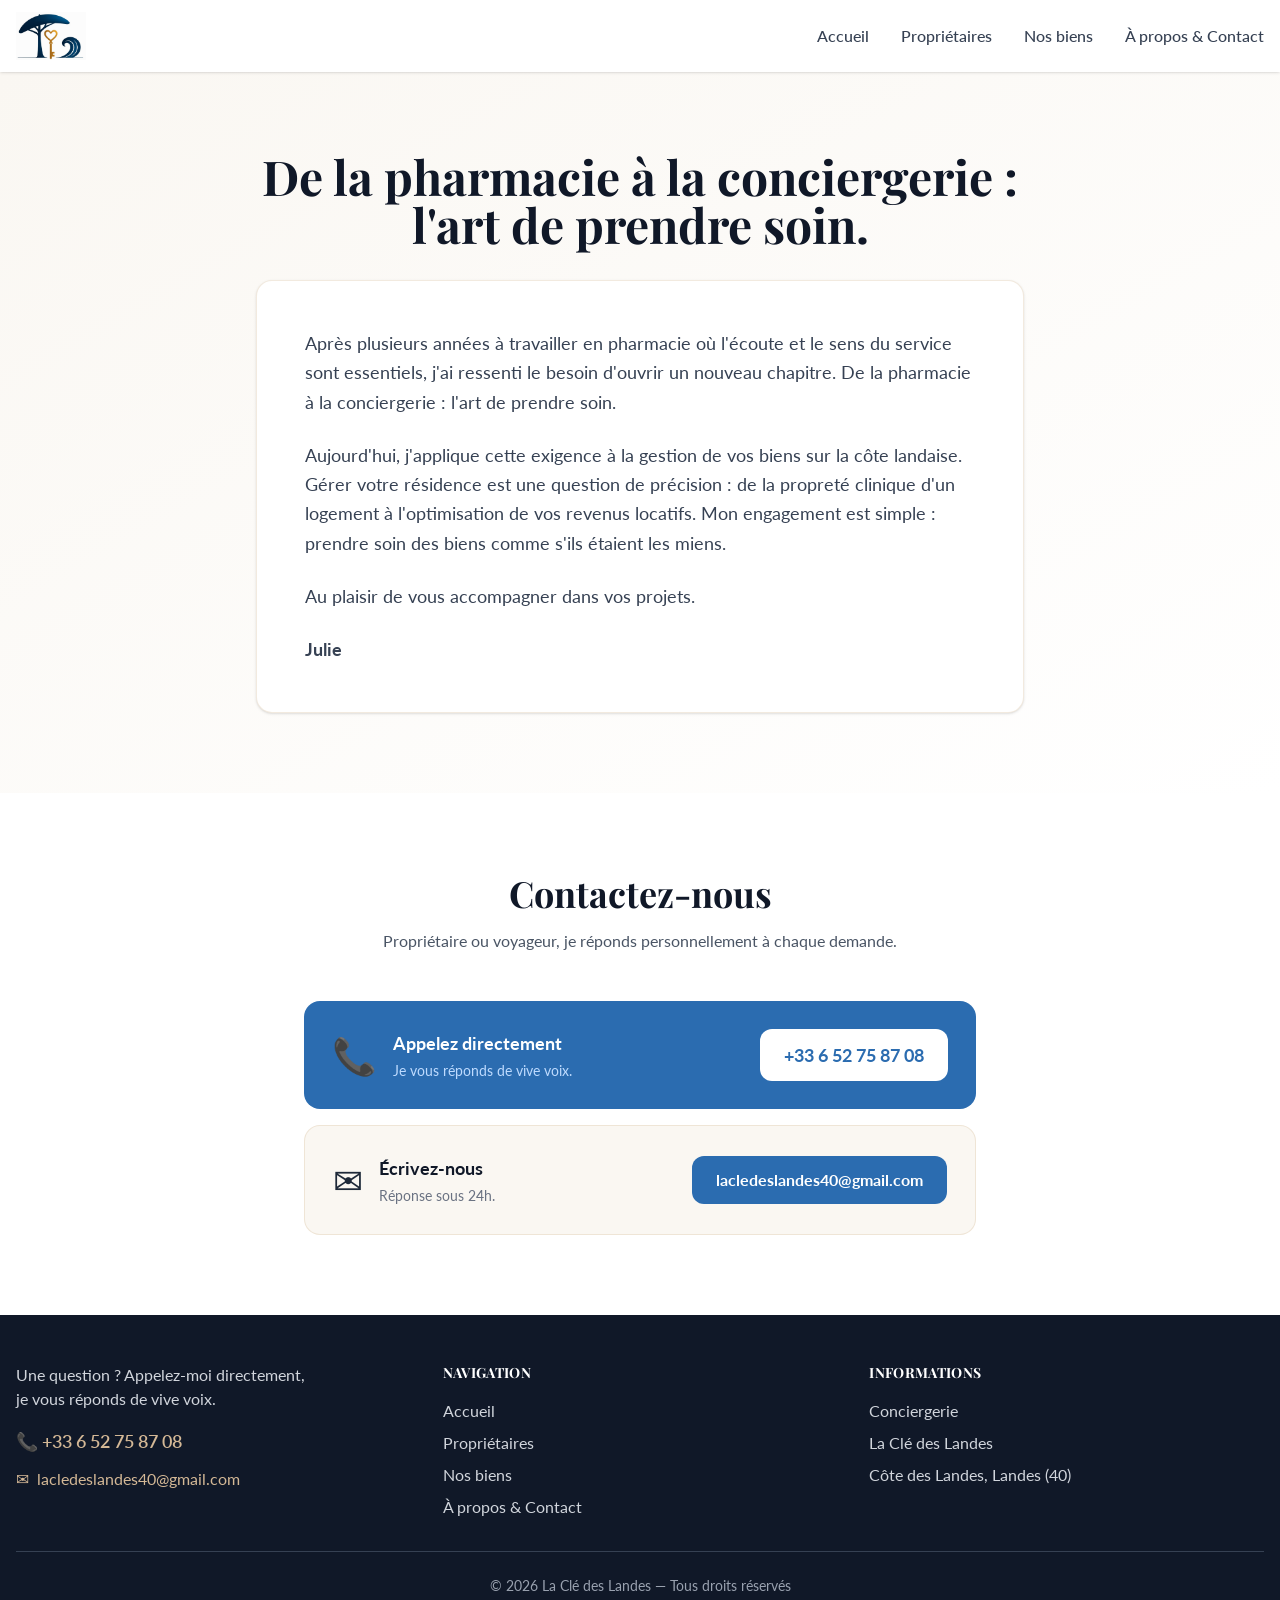
<file: a-propos-contact/index.html>
<!doctype html><html lang=fr><head><meta charset=utf-8><meta name=viewport content="width=device-width,initial-scale=1"><title>À propos & Contact | La Clé des Landes</title><meta name=description content="Découvrez l'histoire de La Clé des Landes et contactez-nous directement pour votre projet locatif."><link rel=canonical href=https://lacledeslandes.fr/a-propos-contact/><link rel=alternate hreflang=en href=https://lacledeslandes.fr/en/a-propos-contact/><link rel=alternate hreflang=x-default href=https://lacledeslandes.fr/><meta property="og:title" content="À propos & Contact"><meta property="og:description" content="Découvrez l'histoire de La Clé des Landes et contactez-nous directement pour votre projet locatif."><meta property="og:url" content="https://lacledeslandes.fr/a-propos-contact/"><meta property="og:type" content="website"><meta property="og:image" content="https://lacledeslandes.fr/images/logo.jpeg"><meta name=twitter:card content="summary_large_image"><meta name=twitter:title content="À propos & Contact"><meta name=twitter:description content="Découvrez l'histoire de La Clé des Landes et contactez-nous directement pour votre projet locatif."><meta name=twitter:image content="https://lacledeslandes.fr/images/logo.jpeg"><script type=application/ld+json>{"@context":"https://schema.org","@type":"LocalBusiness","name":"La Clé des Landes","description":"Conciergerie locative sur la Côte des Landes (40)","areaServed":"Capbreton - Hossegor - Seignosse - Saubion - Tosse - St Vincent de Tyrosse","telephone":"\u002b33 6 52 75 87 08","url":"https:\/\/lacledeslandes.fr\/"}</script><script async src="https://www.googletagmanager.com/gtag/js?id=G-HBE26YLK4H"></script><script>window.dataLayer=window.dataLayer||[];function gtag(){dataLayer.push(arguments)}gtag("js",new Date),gtag("config","G-HBE26YLK4H")</script><link rel=preconnect href=https://fonts.googleapis.com><link rel=preconnect href=https://fonts.gstatic.com crossorigin><link rel=stylesheet href="https://fonts.googleapis.com/css2?family=Playfair+Display:wght@400;600;700&family=Lato:wght@300;400;700&display=swap"><link rel=stylesheet href=/css/main.de061c573e581b9e134e38e238a14c706eaeb72636ee8bb5dadb16bda36ecab1.css integrity="sha256-3gYcVz5YG54TTjjiOKFMcG6utyY27ou12tsWvaNuyrE=" crossorigin></head><body class="bg-creme text-gray-800 font-sans antialiased flex flex-col min-h-screen"><noscript><iframe src="https://www.googletagmanager.com/ns.html?id=GTM-W2BXLHM7" height=0 width=0 style=display:none;visibility:hidden></iframe></noscript><nav class="bg-white shadow sticky top-0 z-50" role=navigation aria-label="Navigation principale"><div class="container mx-auto px-4 py-3 flex justify-between items-center"><a href=https://lacledeslandes.fr/ class="flex items-center gap-2"><img src=/images/logo.jpeg alt="La Clé des Landes" class="h-12 w-auto"></a><ul class="hidden md:flex gap-8 font-medium"><li><a href=/ class="text-gray-700 hover:text-ocean transition-colors focus:outline-none focus:ring-2 focus:ring-ocean rounded">Accueil</a></li><li><a href=/proprietaires/ class="text-gray-700 hover:text-ocean transition-colors focus:outline-none focus:ring-2 focus:ring-ocean rounded">Propriétaires</a></li><li><a href=/nos-biens/ class="text-gray-700 hover:text-ocean transition-colors focus:outline-none focus:ring-2 focus:ring-ocean rounded">Nos biens</a></li><li><a href=/a-propos-contact/ class="text-gray-700 hover:text-ocean transition-colors focus:outline-none focus:ring-2 focus:ring-ocean rounded" aria-current=page>À propos & Contact</a></li></ul><button id=menu-toggle type=button class="md:hidden flex flex-col gap-1.5 p-2 rounded focus:outline-none focus:ring-2 focus:ring-ocean" aria-label="Ouvrir le menu" aria-expanded=false aria-controls=mobile-menu>
<span class="block w-6 h-0.5 bg-gray-700 transition-all"></span>
<span class="block w-6 h-0.5 bg-gray-700 transition-all"></span>
<span class="block w-6 h-0.5 bg-gray-700 transition-all"></span></button></div><div id=mobile-menu class="hidden md:hidden border-t border-gray-100" role=region aria-label="Menu mobile"><ul class="container mx-auto px-4 py-4 flex flex-col gap-4 font-medium"><li><a href=/ class="block py-2 text-gray-700 hover:text-ocean transition-colors focus:outline-none focus:ring-2 focus:ring-ocean rounded">Accueil</a></li><li><a href=/proprietaires/ class="block py-2 text-gray-700 hover:text-ocean transition-colors focus:outline-none focus:ring-2 focus:ring-ocean rounded">Propriétaires</a></li><li><a href=/nos-biens/ class="block py-2 text-gray-700 hover:text-ocean transition-colors focus:outline-none focus:ring-2 focus:ring-ocean rounded">Nos biens</a></li><li><a href=/a-propos-contact/ class="block py-2 text-gray-700 hover:text-ocean transition-colors focus:outline-none focus:ring-2 focus:ring-ocean rounded">À propos & Contact</a></li></ul></div></nav><main class=flex-grow><section class="bg-gradient-to-br from-creme to-white py-20"><div class="container mx-auto px-4"><div class="max-w-3xl mx-auto"><h1 class="text-4xl md:text-5xl font-bold text-gray-900 mb-8 text-center">De la pharmacie à la conciergerie :<br class="hidden md:block">l'art de prendre soin.</h1><div class="bg-white rounded-2xl shadow-sm border border-sable/30 p-8 md:p-12"><p class="text-lg leading-relaxed text-gray-700 mb-6">Après plusieurs années à travailler en pharmacie où l'écoute et le sens du service sont essentiels,
j'ai ressenti le besoin d'ouvrir un nouveau chapitre.
De la pharmacie à la conciergerie&nbsp;: l'art de prendre soin.</p><p class="text-lg leading-relaxed text-gray-700">Aujourd'hui, j'applique cette exigence à la gestion de vos biens sur la côte landaise.
Gérer votre résidence est une question de précision&nbsp;: de la propreté clinique d'un logement
à l'optimisation de vos revenus locatifs.
Mon engagement est simple&nbsp;: prendre soin des biens comme s'ils étaient les miens.</p><br><p class="text-lg leading-relaxed text-gray-700">Au plaisir de vous accompagner dans vos projets.</p><br><p class="text-lg font-bold leading-relaxed text-gray-700">Julie</p></div></div></div></section><section class="py-20 bg-white"><div class="container mx-auto px-4"><div class="max-w-2xl mx-auto"><h2 class="text-3xl md:text-4xl font-bold text-gray-900 mb-4 text-center">Contactez-nous</h2><p class="text-center text-gray-600 mb-12">Propriétaire ou voyageur, je réponds personnellement à chaque demande.</p><div class=space-y-4><div class="bg-ocean text-white rounded-2xl p-7 flex flex-col sm:flex-row items-center gap-4"><div class="text-4xl flex-shrink-0">📞</div><div class="text-center sm:text-left flex-grow"><p class="font-bold text-lg mb-1">Appelez directement</p><p class="text-blue-200 text-sm">Je vous réponds de vive voix.</p></div><a href=tel:+33%206%2052%2075%2087%2008 class="flex-shrink-0 bg-white text-ocean px-6 py-3 rounded-xl font-bold text-lg hover:bg-blue-50 transition-colors focus:outline-none focus:ring-2 focus:ring-white focus:ring-offset-ocean focus:ring-offset-2 whitespace-nowrap">+33 6 52 75 87 08</a></div><div class="bg-creme rounded-2xl p-7 border border-sable/30 flex flex-col sm:flex-row items-center gap-4"><div class="text-4xl flex-shrink-0">✉️</div><div class="text-center sm:text-left flex-grow"><p class="font-bold text-gray-900 text-lg mb-1">Écrivez-nous</p><p class="text-gray-500 text-sm">Réponse sous 24h.</p></div><a href=mailto:lacledeslandes40@gmail.com target=_blank rel="noopener noreferrer" class="flex-shrink-0 bg-ocean text-white px-6 py-3 rounded-xl font-bold hover:bg-blue-700 transition-colors focus:outline-none focus:ring-2 focus:ring-ocean focus:ring-offset-2"><span class=email-obfuscated data-user=lacledeslandes40 data-domain=gmail.com></span></a></div></div></div></div></section></main><footer class="bg-gray-900 text-white py-12 mt-auto"><div class="container mx-auto px-4"><div class="grid grid-cols-1 md:grid-cols-3 gap-8 mb-8"><div><p class="text-gray-300 mb-4">Une question ? Appelez-moi directement,<br>je vous réponds de vive voix.</p><a href=tel:+33%206%2052%2075%2087%2008 class="flex items-center gap-2 text-sable font-semibold text-lg hover:text-white transition-colors focus:outline-none focus:underline mb-3">📞 +33 6 52 75 87 08
</a><a href=mailto:lacledeslandes40@gmail.com target=_blank rel="noopener noreferrer" class="flex items-center gap-2 text-sable hover:text-white transition-colors focus:outline-none focus:underline">✉️ <span class=email-obfuscated data-user=lacledeslandes40 data-domain=gmail.com></span></a></div><div><h3 class="font-bold text-white mb-4 uppercase tracking-wide text-sm">Navigation</h3><ul class="space-y-2 text-gray-300"><li><a href=/ class="hover:text-sable transition-colors">Accueil</a></li><li><a href=/proprietaires/ class="hover:text-sable transition-colors">Propriétaires</a></li><li><a href=/nos-biens/ class="hover:text-sable transition-colors">Nos biens</a></li><li><a href=/a-propos-contact/ class="hover:text-sable transition-colors">À propos & Contact</a></li></ul></div><div><h3 class="font-bold text-white mb-4 uppercase tracking-wide text-sm">Informations</h3><ul class="space-y-2 text-gray-300"><li>Conciergerie</li><li>La Clé des Landes</li><li>Côte des Landes, Landes (40)</li></ul></div></div><div class="border-t border-gray-700 pt-6 text-center text-gray-400 text-sm">&copy; 2026 La Clé des Landes — Tous droits réservés</div></div></footer><script src=/js/menu.js defer></script></body></html>
</file>
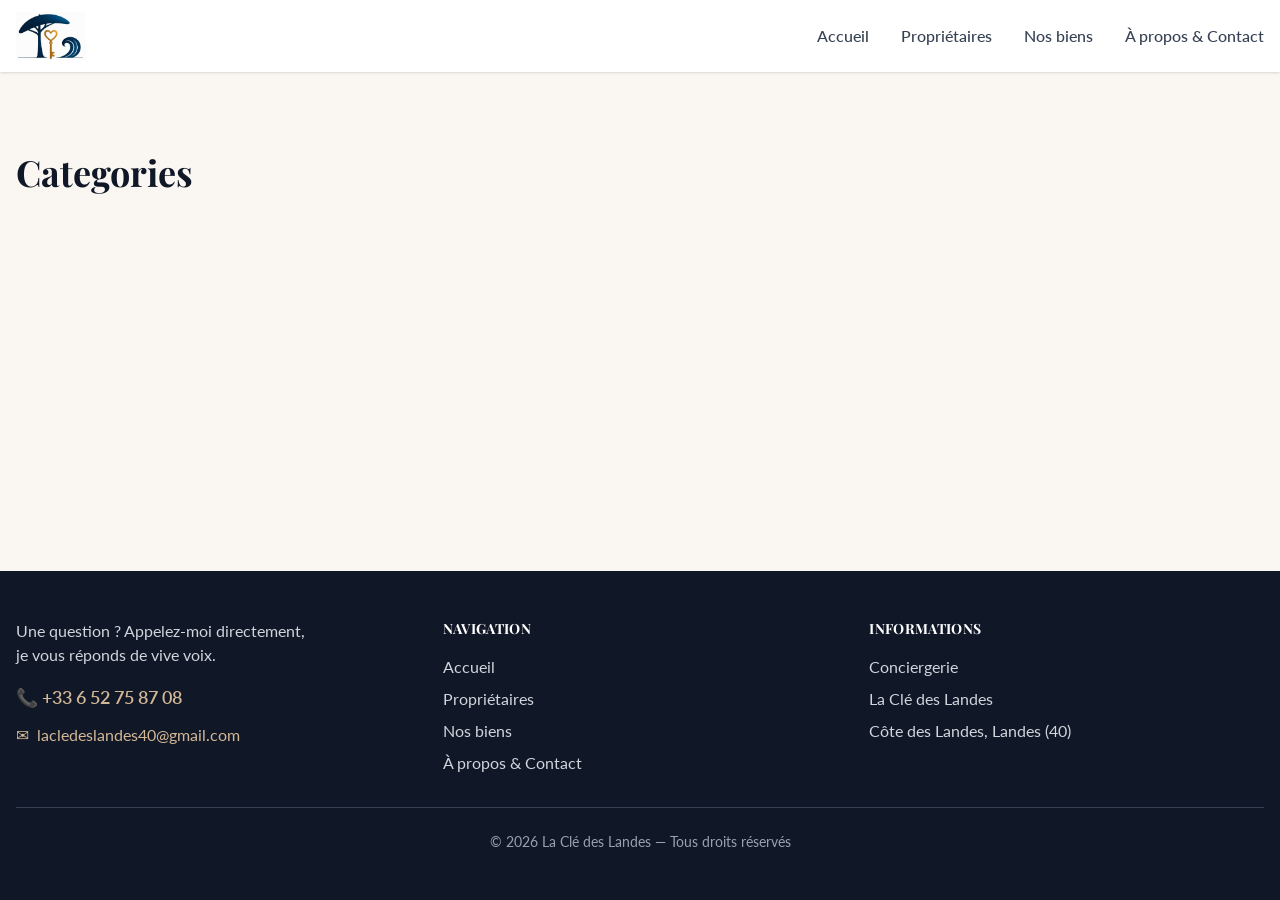
<file: categories/index.html>
<!doctype html><html lang=fr><head><meta charset=utf-8><meta name=viewport content="width=device-width,initial-scale=1"><title>Categories | La Clé des Landes</title><meta name=description content><link rel=canonical href=https://lacledeslandes.fr/categories/><link rel=alternate hreflang=en href=https://lacledeslandes.fr/en/categories/><link rel=alternate hreflang=x-default href=https://lacledeslandes.fr/><meta property="og:title" content="Categories"><meta property="og:description" content><meta property="og:url" content="https://lacledeslandes.fr/categories/"><meta property="og:type" content="website"><meta property="og:image" content="https://lacledeslandes.fr/images/logo.jpeg"><meta name=twitter:card content="summary_large_image"><meta name=twitter:title content="Categories"><meta name=twitter:description content><meta name=twitter:image content="https://lacledeslandes.fr/images/logo.jpeg"><script type=application/ld+json>{"@context":"https://schema.org","@type":"LocalBusiness","name":"La Clé des Landes","description":"Conciergerie locative sur la Côte des Landes (40)","areaServed":"Capbreton - Hossegor - Seignosse - Saubion - Tosse - St Vincent de Tyrosse","telephone":"\u002b33 6 52 75 87 08","url":"https:\/\/lacledeslandes.fr\/"}</script><script async src="https://www.googletagmanager.com/gtag/js?id=G-HBE26YLK4H"></script><script>window.dataLayer=window.dataLayer||[];function gtag(){dataLayer.push(arguments)}gtag("js",new Date),gtag("config","G-HBE26YLK4H")</script><link rel=preconnect href=https://fonts.googleapis.com><link rel=preconnect href=https://fonts.gstatic.com crossorigin><link rel=stylesheet href="https://fonts.googleapis.com/css2?family=Playfair+Display:wght@400;600;700&family=Lato:wght@300;400;700&display=swap"><link rel=stylesheet href=/css/main.de061c573e581b9e134e38e238a14c706eaeb72636ee8bb5dadb16bda36ecab1.css integrity="sha256-3gYcVz5YG54TTjjiOKFMcG6utyY27ou12tsWvaNuyrE=" crossorigin></head><body class="bg-creme text-gray-800 font-sans antialiased flex flex-col min-h-screen"><noscript><iframe src="https://www.googletagmanager.com/ns.html?id=GTM-W2BXLHM7" height=0 width=0 style=display:none;visibility:hidden></iframe></noscript><nav class="bg-white shadow sticky top-0 z-50" role=navigation aria-label="Navigation principale"><div class="container mx-auto px-4 py-3 flex justify-between items-center"><a href=https://lacledeslandes.fr/ class="flex items-center gap-2"><img src=/images/logo.jpeg alt="La Clé des Landes" class="h-12 w-auto"></a><ul class="hidden md:flex gap-8 font-medium"><li><a href=/ class="text-gray-700 hover:text-ocean transition-colors focus:outline-none focus:ring-2 focus:ring-ocean rounded">Accueil</a></li><li><a href=/proprietaires/ class="text-gray-700 hover:text-ocean transition-colors focus:outline-none focus:ring-2 focus:ring-ocean rounded">Propriétaires</a></li><li><a href=/nos-biens/ class="text-gray-700 hover:text-ocean transition-colors focus:outline-none focus:ring-2 focus:ring-ocean rounded">Nos biens</a></li><li><a href=/a-propos-contact/ class="text-gray-700 hover:text-ocean transition-colors focus:outline-none focus:ring-2 focus:ring-ocean rounded">À propos & Contact</a></li></ul><button id=menu-toggle type=button class="md:hidden flex flex-col gap-1.5 p-2 rounded focus:outline-none focus:ring-2 focus:ring-ocean" aria-label="Ouvrir le menu" aria-expanded=false aria-controls=mobile-menu>
<span class="block w-6 h-0.5 bg-gray-700 transition-all"></span>
<span class="block w-6 h-0.5 bg-gray-700 transition-all"></span>
<span class="block w-6 h-0.5 bg-gray-700 transition-all"></span></button></div><div id=mobile-menu class="hidden md:hidden border-t border-gray-100" role=region aria-label="Menu mobile"><ul class="container mx-auto px-4 py-4 flex flex-col gap-4 font-medium"><li><a href=/ class="block py-2 text-gray-700 hover:text-ocean transition-colors focus:outline-none focus:ring-2 focus:ring-ocean rounded">Accueil</a></li><li><a href=/proprietaires/ class="block py-2 text-gray-700 hover:text-ocean transition-colors focus:outline-none focus:ring-2 focus:ring-ocean rounded">Propriétaires</a></li><li><a href=/nos-biens/ class="block py-2 text-gray-700 hover:text-ocean transition-colors focus:outline-none focus:ring-2 focus:ring-ocean rounded">Nos biens</a></li><li><a href=/a-propos-contact/ class="block py-2 text-gray-700 hover:text-ocean transition-colors focus:outline-none focus:ring-2 focus:ring-ocean rounded">À propos & Contact</a></li></ul></div></nav><main class=flex-grow><section class="py-20 bg-creme"><div class="container mx-auto px-4"><h1 class="text-4xl font-bold text-gray-900 mb-8">Categories</h1></div></section></main><footer class="bg-gray-900 text-white py-12 mt-auto"><div class="container mx-auto px-4"><div class="grid grid-cols-1 md:grid-cols-3 gap-8 mb-8"><div><p class="text-gray-300 mb-4">Une question ? Appelez-moi directement,<br>je vous réponds de vive voix.</p><a href=tel:+33%206%2052%2075%2087%2008 class="flex items-center gap-2 text-sable font-semibold text-lg hover:text-white transition-colors focus:outline-none focus:underline mb-3">📞 +33 6 52 75 87 08
</a><a href=mailto:lacledeslandes40@gmail.com target=_blank rel="noopener noreferrer" class="flex items-center gap-2 text-sable hover:text-white transition-colors focus:outline-none focus:underline">✉️ <span class=email-obfuscated data-user=lacledeslandes40 data-domain=gmail.com></span></a></div><div><h3 class="font-bold text-white mb-4 uppercase tracking-wide text-sm">Navigation</h3><ul class="space-y-2 text-gray-300"><li><a href=/ class="hover:text-sable transition-colors">Accueil</a></li><li><a href=/proprietaires/ class="hover:text-sable transition-colors">Propriétaires</a></li><li><a href=/nos-biens/ class="hover:text-sable transition-colors">Nos biens</a></li><li><a href=/a-propos-contact/ class="hover:text-sable transition-colors">À propos & Contact</a></li></ul></div><div><h3 class="font-bold text-white mb-4 uppercase tracking-wide text-sm">Informations</h3><ul class="space-y-2 text-gray-300"><li>Conciergerie</li><li>La Clé des Landes</li><li>Côte des Landes, Landes (40)</li></ul></div></div><div class="border-t border-gray-700 pt-6 text-center text-gray-400 text-sm">&copy; 2026 La Clé des Landes — Tous droits réservés</div></div></footer><script src=/js/menu.js defer></script></body></html>
</file>
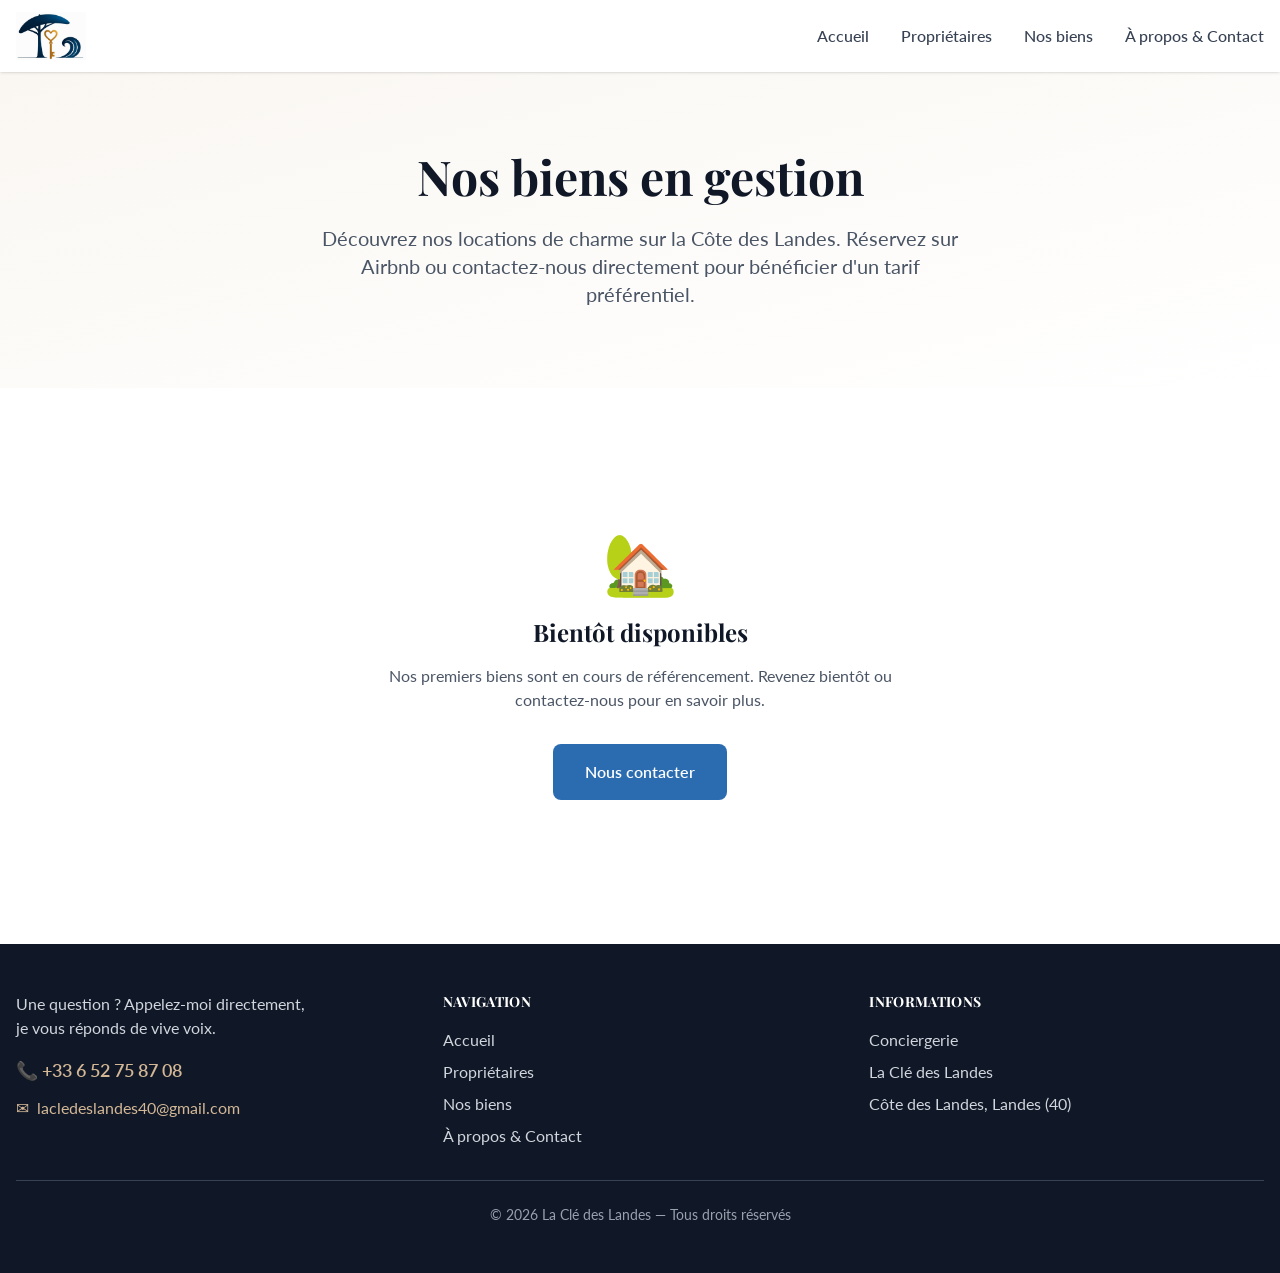
<file: nos-biens/index.html>
<!doctype html><html lang=fr><head><meta charset=utf-8><meta name=viewport content="width=device-width,initial-scale=1"><title>Nos biens | La Clé des Landes</title><meta name=description content="Découvrez les biens en gestion locative par La Clé des Landes sur la Côte des Landes."><link rel=canonical href=https://lacledeslandes.fr/nos-biens/><link rel=alternate hreflang=en href=https://lacledeslandes.fr/en/nos-biens/><link rel=alternate hreflang=x-default href=https://lacledeslandes.fr/><meta property="og:title" content="Nos biens"><meta property="og:description" content="Découvrez les biens en gestion locative par La Clé des Landes sur la Côte des Landes."><meta property="og:url" content="https://lacledeslandes.fr/nos-biens/"><meta property="og:type" content="website"><meta property="og:image" content="https://lacledeslandes.fr/images/logo.jpeg"><meta name=twitter:card content="summary_large_image"><meta name=twitter:title content="Nos biens"><meta name=twitter:description content="Découvrez les biens en gestion locative par La Clé des Landes sur la Côte des Landes."><meta name=twitter:image content="https://lacledeslandes.fr/images/logo.jpeg"><script type=application/ld+json>{"@context":"https://schema.org","@type":"LocalBusiness","name":"La Clé des Landes","description":"Conciergerie locative sur la Côte des Landes (40)","areaServed":"Capbreton - Hossegor - Seignosse - Saubion - Tosse - St Vincent de Tyrosse","telephone":"\u002b33 6 52 75 87 08","url":"https:\/\/lacledeslandes.fr\/"}</script><script async src="https://www.googletagmanager.com/gtag/js?id=G-HBE26YLK4H"></script><script>window.dataLayer=window.dataLayer||[];function gtag(){dataLayer.push(arguments)}gtag("js",new Date),gtag("config","G-HBE26YLK4H")</script><link rel=preconnect href=https://fonts.googleapis.com><link rel=preconnect href=https://fonts.gstatic.com crossorigin><link rel=stylesheet href="https://fonts.googleapis.com/css2?family=Playfair+Display:wght@400;600;700&family=Lato:wght@300;400;700&display=swap"><link rel=stylesheet href=/css/main.de061c573e581b9e134e38e238a14c706eaeb72636ee8bb5dadb16bda36ecab1.css integrity="sha256-3gYcVz5YG54TTjjiOKFMcG6utyY27ou12tsWvaNuyrE=" crossorigin></head><body class="bg-creme text-gray-800 font-sans antialiased flex flex-col min-h-screen"><noscript><iframe src="https://www.googletagmanager.com/ns.html?id=GTM-W2BXLHM7" height=0 width=0 style=display:none;visibility:hidden></iframe></noscript><nav class="bg-white shadow sticky top-0 z-50" role=navigation aria-label="Navigation principale"><div class="container mx-auto px-4 py-3 flex justify-between items-center"><a href=https://lacledeslandes.fr/ class="flex items-center gap-2"><img src=/images/logo.jpeg alt="La Clé des Landes" class="h-12 w-auto"></a><ul class="hidden md:flex gap-8 font-medium"><li><a href=/ class="text-gray-700 hover:text-ocean transition-colors focus:outline-none focus:ring-2 focus:ring-ocean rounded">Accueil</a></li><li><a href=/proprietaires/ class="text-gray-700 hover:text-ocean transition-colors focus:outline-none focus:ring-2 focus:ring-ocean rounded">Propriétaires</a></li><li><a href=/nos-biens/ class="text-gray-700 hover:text-ocean transition-colors focus:outline-none focus:ring-2 focus:ring-ocean rounded" aria-current=page>Nos biens</a></li><li><a href=/a-propos-contact/ class="text-gray-700 hover:text-ocean transition-colors focus:outline-none focus:ring-2 focus:ring-ocean rounded">À propos & Contact</a></li></ul><button id=menu-toggle type=button class="md:hidden flex flex-col gap-1.5 p-2 rounded focus:outline-none focus:ring-2 focus:ring-ocean" aria-label="Ouvrir le menu" aria-expanded=false aria-controls=mobile-menu>
<span class="block w-6 h-0.5 bg-gray-700 transition-all"></span>
<span class="block w-6 h-0.5 bg-gray-700 transition-all"></span>
<span class="block w-6 h-0.5 bg-gray-700 transition-all"></span></button></div><div id=mobile-menu class="hidden md:hidden border-t border-gray-100" role=region aria-label="Menu mobile"><ul class="container mx-auto px-4 py-4 flex flex-col gap-4 font-medium"><li><a href=/ class="block py-2 text-gray-700 hover:text-ocean transition-colors focus:outline-none focus:ring-2 focus:ring-ocean rounded">Accueil</a></li><li><a href=/proprietaires/ class="block py-2 text-gray-700 hover:text-ocean transition-colors focus:outline-none focus:ring-2 focus:ring-ocean rounded">Propriétaires</a></li><li><a href=/nos-biens/ class="block py-2 text-gray-700 hover:text-ocean transition-colors focus:outline-none focus:ring-2 focus:ring-ocean rounded">Nos biens</a></li><li><a href=/a-propos-contact/ class="block py-2 text-gray-700 hover:text-ocean transition-colors focus:outline-none focus:ring-2 focus:ring-ocean rounded">À propos & Contact</a></li></ul></div></nav><main class=flex-grow><section class="bg-gradient-to-br from-creme to-white py-20"><div class="container mx-auto px-4 text-center"><h1 class="text-4xl md:text-5xl font-bold text-gray-900 mb-6">Nos biens en gestion</h1><p class="text-xl text-gray-600 max-w-2xl mx-auto">Découvrez nos locations de charme sur la Côte des Landes.
Réservez sur Airbnb ou contactez-nous directement pour bénéficier d'un tarif préférentiel.</p></div></section><section class="py-16 bg-white"><div class="container mx-auto px-4"><div class="text-center py-20 max-w-lg mx-auto"><div class="text-6xl mb-6">🏡</div><h2 class="text-2xl font-bold text-gray-900 mb-4">Bientôt disponibles</h2><p class="text-gray-600 mb-8">Nos premiers biens sont en cours de référencement.
Revenez bientôt ou contactez-nous pour en savoir plus.</p><a href=/a-propos-contact/ class="inline-flex items-center justify-center bg-ocean text-white px-8 py-4 rounded-lg font-semibold hover:bg-blue-700 transition-colors">Nous contacter</a></div></div></section></main><footer class="bg-gray-900 text-white py-12 mt-auto"><div class="container mx-auto px-4"><div class="grid grid-cols-1 md:grid-cols-3 gap-8 mb-8"><div><p class="text-gray-300 mb-4">Une question ? Appelez-moi directement,<br>je vous réponds de vive voix.</p><a href=tel:+33%206%2052%2075%2087%2008 class="flex items-center gap-2 text-sable font-semibold text-lg hover:text-white transition-colors focus:outline-none focus:underline mb-3">📞 +33 6 52 75 87 08
</a><a href=mailto:lacledeslandes40@gmail.com target=_blank rel="noopener noreferrer" class="flex items-center gap-2 text-sable hover:text-white transition-colors focus:outline-none focus:underline">✉️ <span class=email-obfuscated data-user=lacledeslandes40 data-domain=gmail.com></span></a></div><div><h3 class="font-bold text-white mb-4 uppercase tracking-wide text-sm">Navigation</h3><ul class="space-y-2 text-gray-300"><li><a href=/ class="hover:text-sable transition-colors">Accueil</a></li><li><a href=/proprietaires/ class="hover:text-sable transition-colors">Propriétaires</a></li><li><a href=/nos-biens/ class="hover:text-sable transition-colors">Nos biens</a></li><li><a href=/a-propos-contact/ class="hover:text-sable transition-colors">À propos & Contact</a></li></ul></div><div><h3 class="font-bold text-white mb-4 uppercase tracking-wide text-sm">Informations</h3><ul class="space-y-2 text-gray-300"><li>Conciergerie</li><li>La Clé des Landes</li><li>Côte des Landes, Landes (40)</li></ul></div></div><div class="border-t border-gray-700 pt-6 text-center text-gray-400 text-sm">&copy; 2026 La Clé des Landes — Tous droits réservés</div></div></footer><script src=/js/menu.js defer></script></body></html>
</file>
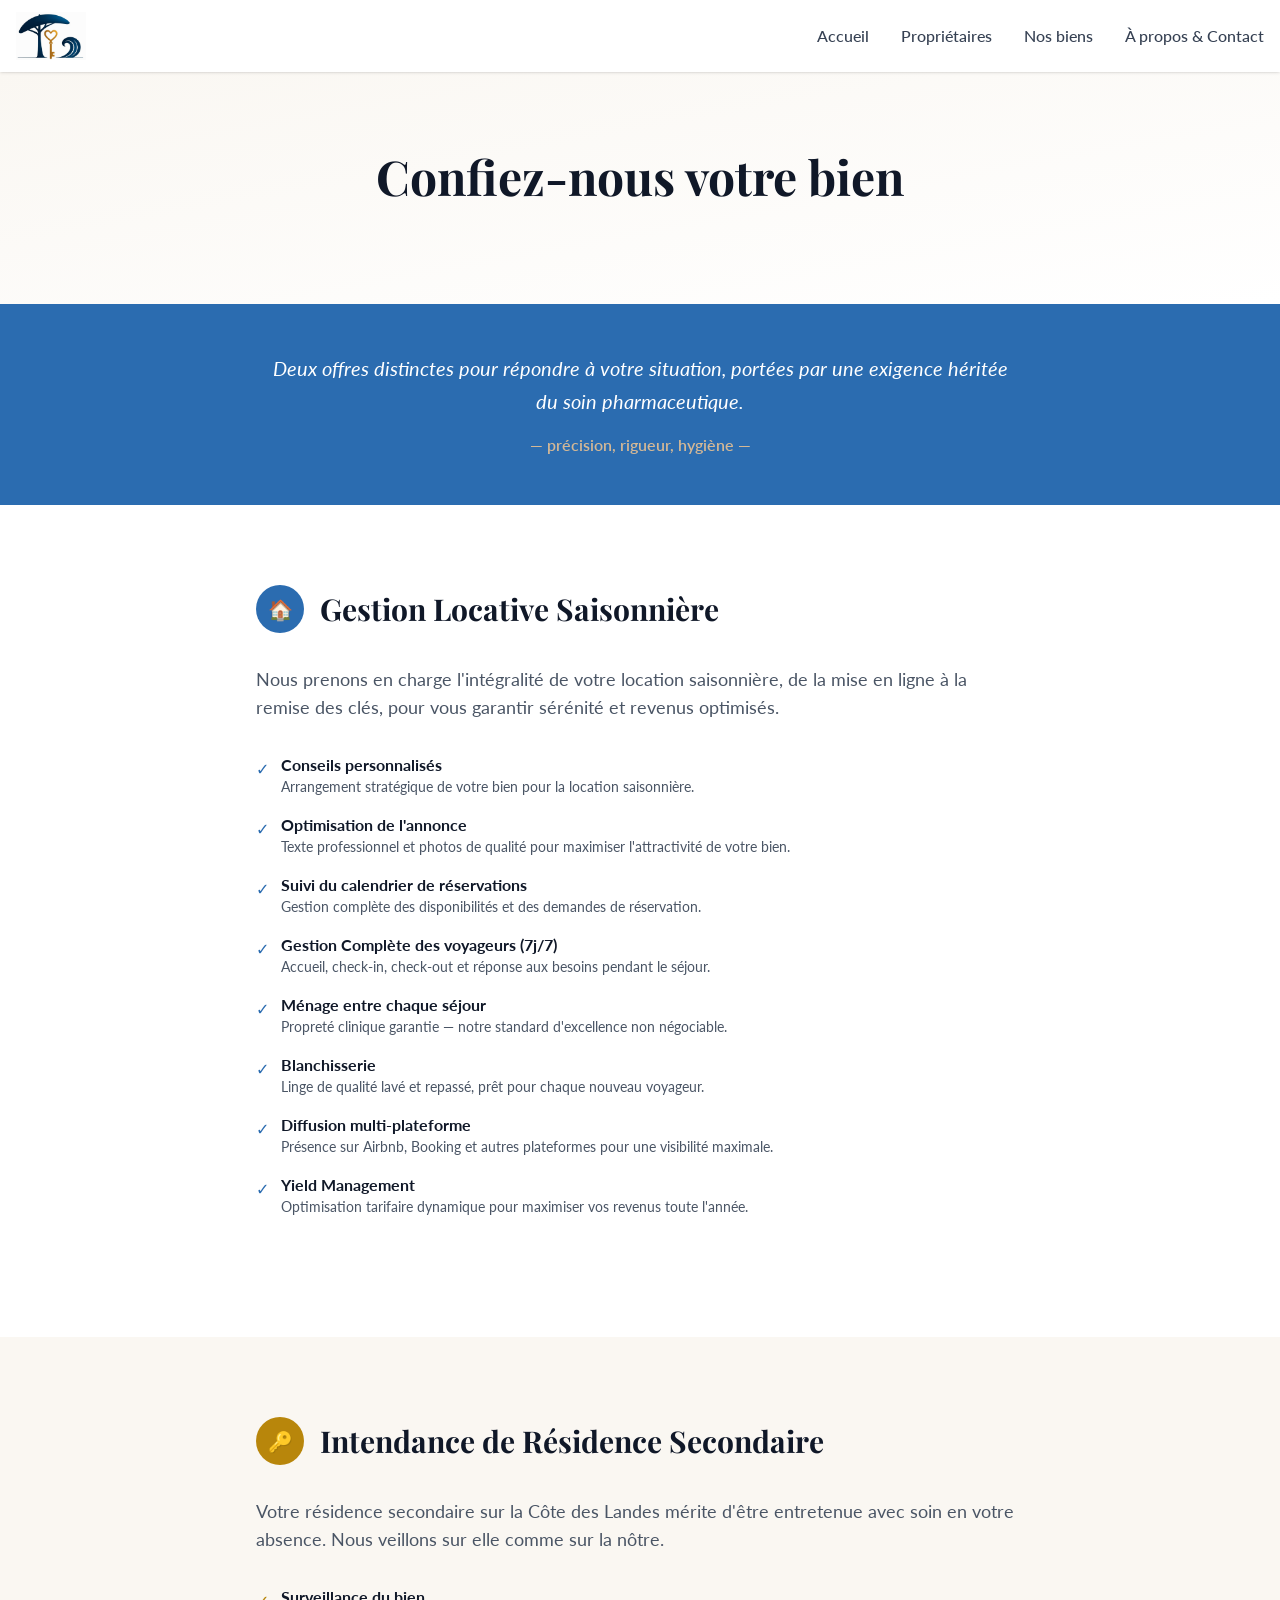
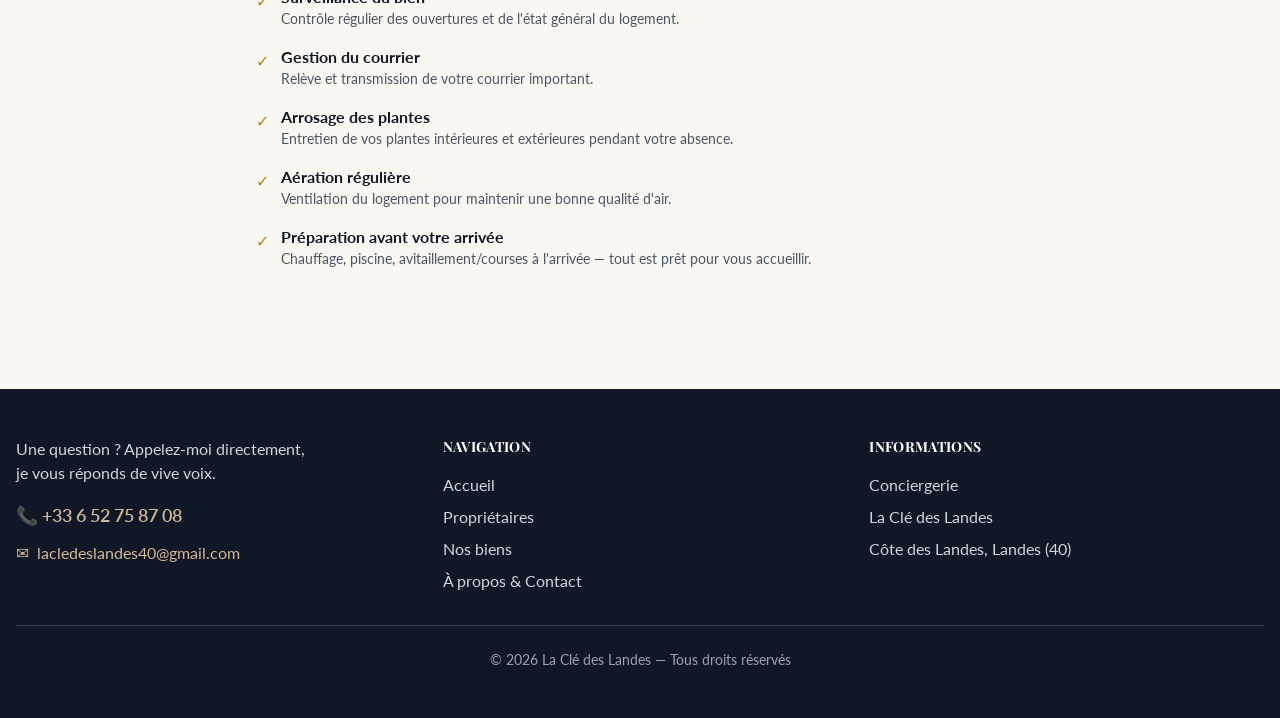
<file: proprietaires/index.html>
<!doctype html><html lang=fr><head><meta charset=utf-8><meta name=viewport content="width=device-width,initial-scale=1"><title>Propriétaires | La Clé des Landes</title><meta name=description content="Confiez votre bien à La Clé des Landes : gestion locative saisonnière et intendance de résidence secondaire sur la Côte des Landes."><link rel=canonical href=https://lacledeslandes.fr/proprietaires/><link rel=alternate hreflang=en href=https://lacledeslandes.fr/en/proprietaires/><link rel=alternate hreflang=x-default href=https://lacledeslandes.fr/><meta property="og:title" content="Propriétaires"><meta property="og:description" content="Confiez votre bien à La Clé des Landes : gestion locative saisonnière et intendance de résidence secondaire sur la Côte des Landes."><meta property="og:url" content="https://lacledeslandes.fr/proprietaires/"><meta property="og:type" content="website"><meta property="og:image" content="https://lacledeslandes.fr/images/logo.jpeg"><meta name=twitter:card content="summary_large_image"><meta name=twitter:title content="Propriétaires"><meta name=twitter:description content="Confiez votre bien à La Clé des Landes : gestion locative saisonnière et intendance de résidence secondaire sur la Côte des Landes."><meta name=twitter:image content="https://lacledeslandes.fr/images/logo.jpeg"><script type=application/ld+json>{"@context":"https://schema.org","@type":"LocalBusiness","name":"La Clé des Landes","description":"Conciergerie locative sur la Côte des Landes (40)","areaServed":"Capbreton - Hossegor - Seignosse - Saubion - Tosse - St Vincent de Tyrosse","telephone":"\u002b33 6 52 75 87 08","url":"https:\/\/lacledeslandes.fr\/"}</script><script async src="https://www.googletagmanager.com/gtag/js?id=G-HBE26YLK4H"></script><script>window.dataLayer=window.dataLayer||[];function gtag(){dataLayer.push(arguments)}gtag("js",new Date),gtag("config","G-HBE26YLK4H")</script><link rel=preconnect href=https://fonts.googleapis.com><link rel=preconnect href=https://fonts.gstatic.com crossorigin><link rel=stylesheet href="https://fonts.googleapis.com/css2?family=Playfair+Display:wght@400;600;700&family=Lato:wght@300;400;700&display=swap"><link rel=stylesheet href=/css/main.de061c573e581b9e134e38e238a14c706eaeb72636ee8bb5dadb16bda36ecab1.css integrity="sha256-3gYcVz5YG54TTjjiOKFMcG6utyY27ou12tsWvaNuyrE=" crossorigin></head><body class="bg-creme text-gray-800 font-sans antialiased flex flex-col min-h-screen"><noscript><iframe src="https://www.googletagmanager.com/ns.html?id=GTM-W2BXLHM7" height=0 width=0 style=display:none;visibility:hidden></iframe></noscript><nav class="bg-white shadow sticky top-0 z-50" role=navigation aria-label="Navigation principale"><div class="container mx-auto px-4 py-3 flex justify-between items-center"><a href=https://lacledeslandes.fr/ class="flex items-center gap-2"><img src=/images/logo.jpeg alt="La Clé des Landes" class="h-12 w-auto"></a><ul class="hidden md:flex gap-8 font-medium"><li><a href=/ class="text-gray-700 hover:text-ocean transition-colors focus:outline-none focus:ring-2 focus:ring-ocean rounded">Accueil</a></li><li><a href=/proprietaires/ class="text-gray-700 hover:text-ocean transition-colors focus:outline-none focus:ring-2 focus:ring-ocean rounded" aria-current=page>Propriétaires</a></li><li><a href=/nos-biens/ class="text-gray-700 hover:text-ocean transition-colors focus:outline-none focus:ring-2 focus:ring-ocean rounded">Nos biens</a></li><li><a href=/a-propos-contact/ class="text-gray-700 hover:text-ocean transition-colors focus:outline-none focus:ring-2 focus:ring-ocean rounded">À propos & Contact</a></li></ul><button id=menu-toggle type=button class="md:hidden flex flex-col gap-1.5 p-2 rounded focus:outline-none focus:ring-2 focus:ring-ocean" aria-label="Ouvrir le menu" aria-expanded=false aria-controls=mobile-menu>
<span class="block w-6 h-0.5 bg-gray-700 transition-all"></span>
<span class="block w-6 h-0.5 bg-gray-700 transition-all"></span>
<span class="block w-6 h-0.5 bg-gray-700 transition-all"></span></button></div><div id=mobile-menu class="hidden md:hidden border-t border-gray-100" role=region aria-label="Menu mobile"><ul class="container mx-auto px-4 py-4 flex flex-col gap-4 font-medium"><li><a href=/ class="block py-2 text-gray-700 hover:text-ocean transition-colors focus:outline-none focus:ring-2 focus:ring-ocean rounded">Accueil</a></li><li><a href=/proprietaires/ class="block py-2 text-gray-700 hover:text-ocean transition-colors focus:outline-none focus:ring-2 focus:ring-ocean rounded">Propriétaires</a></li><li><a href=/nos-biens/ class="block py-2 text-gray-700 hover:text-ocean transition-colors focus:outline-none focus:ring-2 focus:ring-ocean rounded">Nos biens</a></li><li><a href=/a-propos-contact/ class="block py-2 text-gray-700 hover:text-ocean transition-colors focus:outline-none focus:ring-2 focus:ring-ocean rounded">À propos & Contact</a></li></ul></div></nav><main class=flex-grow><section class="bg-gradient-to-br from-creme to-white py-20"><div class="container mx-auto px-4 text-center"><h1 class="text-4xl md:text-5xl font-bold text-gray-900 mb-6">Confiez-nous votre bien</h1></div></section><section class="py-12 bg-ocean text-white"><div class="container mx-auto px-4 text-center max-w-3xl"><p class="text-lg md:text-xl italic leading-relaxed">Deux offres distinctes pour répondre à votre situation, portées par une exigence
héritée du soin pharmaceutique.</p><p class="mt-4 font-semibold text-sable">— précision, rigueur, hygiène —</p></div></section><section class="py-20 bg-white"><div class="container mx-auto px-4"><div class="max-w-3xl mx-auto"><div class="flex items-center gap-4 mb-8"><div class="w-12 h-12 bg-ocean rounded-full flex items-center justify-center text-white text-xl flex-shrink-0">🏠</div><h2 class="text-3xl font-bold text-gray-900">Gestion Locative Saisonnière</h2></div><p class="text-gray-600 text-lg mb-8">Nous prenons en charge l'intégralité de votre location saisonnière,
de la mise en ligne à la remise des clés, pour vous garantir sérénité
et revenus optimisés.</p><ul class="space-y-4 mb-10"><li class="flex items-start gap-3"><span class="text-ocean mt-1 flex-shrink-0">✓</span><div><strong class=text-gray-900>Conseils personnalisés</strong><p class="text-gray-600 text-sm">Arrangement stratégique de votre bien pour la location saisonnière.</p></div></li><li class="flex items-start gap-3"><span class="text-ocean mt-1 flex-shrink-0">✓</span><div><strong class=text-gray-900>Optimisation de l'annonce</strong><p class="text-gray-600 text-sm">Texte professionnel et photos de qualité pour maximiser l'attractivité de votre bien.</p></div></li><li class="flex items-start gap-3"><span class="text-ocean mt-1 flex-shrink-0">✓</span><div><strong class=text-gray-900>Suivi du calendrier de réservations</strong><p class="text-gray-600 text-sm">Gestion complète des disponibilités et des demandes de réservation.</p></div></li><li class="flex items-start gap-3"><span class="text-ocean mt-1 flex-shrink-0">✓</span><div><strong class=text-gray-900>Gestion Complète des voyageurs (7j/7)</strong><p class="text-gray-600 text-sm">Accueil, check-in, check-out et réponse aux besoins pendant le séjour.</p></div></li><li class="flex items-start gap-3"><span class="text-ocean mt-1 flex-shrink-0">✓</span><div><strong class=text-gray-900>Ménage entre chaque séjour</strong><p class="text-gray-600 text-sm">Propreté clinique garantie — notre standard d'excellence non négociable.</p></div></li><li class="flex items-start gap-3"><span class="text-ocean mt-1 flex-shrink-0">✓</span><div><strong class=text-gray-900>Blanchisserie</strong><p class="text-gray-600 text-sm">Linge de qualité lavé et repassé, prêt pour chaque nouveau voyageur.</p></div></li><li class="flex items-start gap-3"><span class="text-ocean mt-1 flex-shrink-0">✓</span><div><strong class=text-gray-900>Diffusion multi-plateforme</strong><p class="text-gray-600 text-sm">Présence sur Airbnb, Booking et autres plateformes pour une visibilité maximale.</p></div></li><li class="flex items-start gap-3"><span class="text-ocean mt-1 flex-shrink-0">✓</span><div><strong class=text-gray-900>Yield Management</strong><p class="text-gray-600 text-sm">Optimisation tarifaire dynamique pour maximiser vos revenus toute l'année.</p></div></li></ul></div></div></section><section class="py-20 bg-creme"><div class="container mx-auto px-4"><div class="max-w-3xl mx-auto"><div class="flex items-center gap-4 mb-8"><div class="w-12 h-12 bg-foret rounded-full flex items-center justify-center text-white text-xl flex-shrink-0">🔑</div><h2 class="text-3xl font-bold text-gray-900">Intendance de Résidence Secondaire</h2></div><p class="text-gray-600 text-lg mb-8">Votre résidence secondaire sur la Côte des Landes mérite d'être entretenue
avec soin en votre absence. Nous veillons sur elle comme sur la nôtre.</p><ul class="space-y-4 mb-10"><li class="flex items-start gap-3"><span class="text-foret mt-1 flex-shrink-0">✓</span><div><strong class=text-gray-900>Surveillance du bien</strong><p class="text-gray-600 text-sm">Contrôle régulier des ouvertures et de l'état général du logement.</p></div></li><li class="flex items-start gap-3"><span class="text-foret mt-1 flex-shrink-0">✓</span><div><strong class=text-gray-900>Gestion du courrier</strong><p class="text-gray-600 text-sm">Relève et transmission de votre courrier important.</p></div></li><li class="flex items-start gap-3"><span class="text-foret mt-1 flex-shrink-0">✓</span><div><strong class=text-gray-900>Arrosage des plantes</strong><p class="text-gray-600 text-sm">Entretien de vos plantes intérieures et extérieures pendant votre absence.</p></div></li><li class="flex items-start gap-3"><span class="text-foret mt-1 flex-shrink-0">✓</span><div><strong class=text-gray-900>Aération régulière</strong><p class="text-gray-600 text-sm">Ventilation du logement pour maintenir une bonne qualité d'air.</p></div></li><li class="flex items-start gap-3"><span class="text-foret mt-1 flex-shrink-0">✓</span><div><strong class=text-gray-900>Préparation avant votre arrivée</strong><p class="text-gray-600 text-sm">Chauffage, piscine, avitaillement/courses à l'arrivée — tout est prêt pour vous accueillir.</p></div></li></ul></div></div></section></main><footer class="bg-gray-900 text-white py-12 mt-auto"><div class="container mx-auto px-4"><div class="grid grid-cols-1 md:grid-cols-3 gap-8 mb-8"><div><p class="text-gray-300 mb-4">Une question ? Appelez-moi directement,<br>je vous réponds de vive voix.</p><a href=tel:+33%206%2052%2075%2087%2008 class="flex items-center gap-2 text-sable font-semibold text-lg hover:text-white transition-colors focus:outline-none focus:underline mb-3">📞 +33 6 52 75 87 08
</a><a href=mailto:lacledeslandes40@gmail.com target=_blank rel="noopener noreferrer" class="flex items-center gap-2 text-sable hover:text-white transition-colors focus:outline-none focus:underline">✉️ <span class=email-obfuscated data-user=lacledeslandes40 data-domain=gmail.com></span></a></div><div><h3 class="font-bold text-white mb-4 uppercase tracking-wide text-sm">Navigation</h3><ul class="space-y-2 text-gray-300"><li><a href=/ class="hover:text-sable transition-colors">Accueil</a></li><li><a href=/proprietaires/ class="hover:text-sable transition-colors">Propriétaires</a></li><li><a href=/nos-biens/ class="hover:text-sable transition-colors">Nos biens</a></li><li><a href=/a-propos-contact/ class="hover:text-sable transition-colors">À propos & Contact</a></li></ul></div><div><h3 class="font-bold text-white mb-4 uppercase tracking-wide text-sm">Informations</h3><ul class="space-y-2 text-gray-300"><li>Conciergerie</li><li>La Clé des Landes</li><li>Côte des Landes, Landes (40)</li></ul></div></div><div class="border-t border-gray-700 pt-6 text-center text-gray-400 text-sm">&copy; 2026 La Clé des Landes — Tous droits réservés</div></div></footer><script src=/js/menu.js defer></script></body></html>
</file>
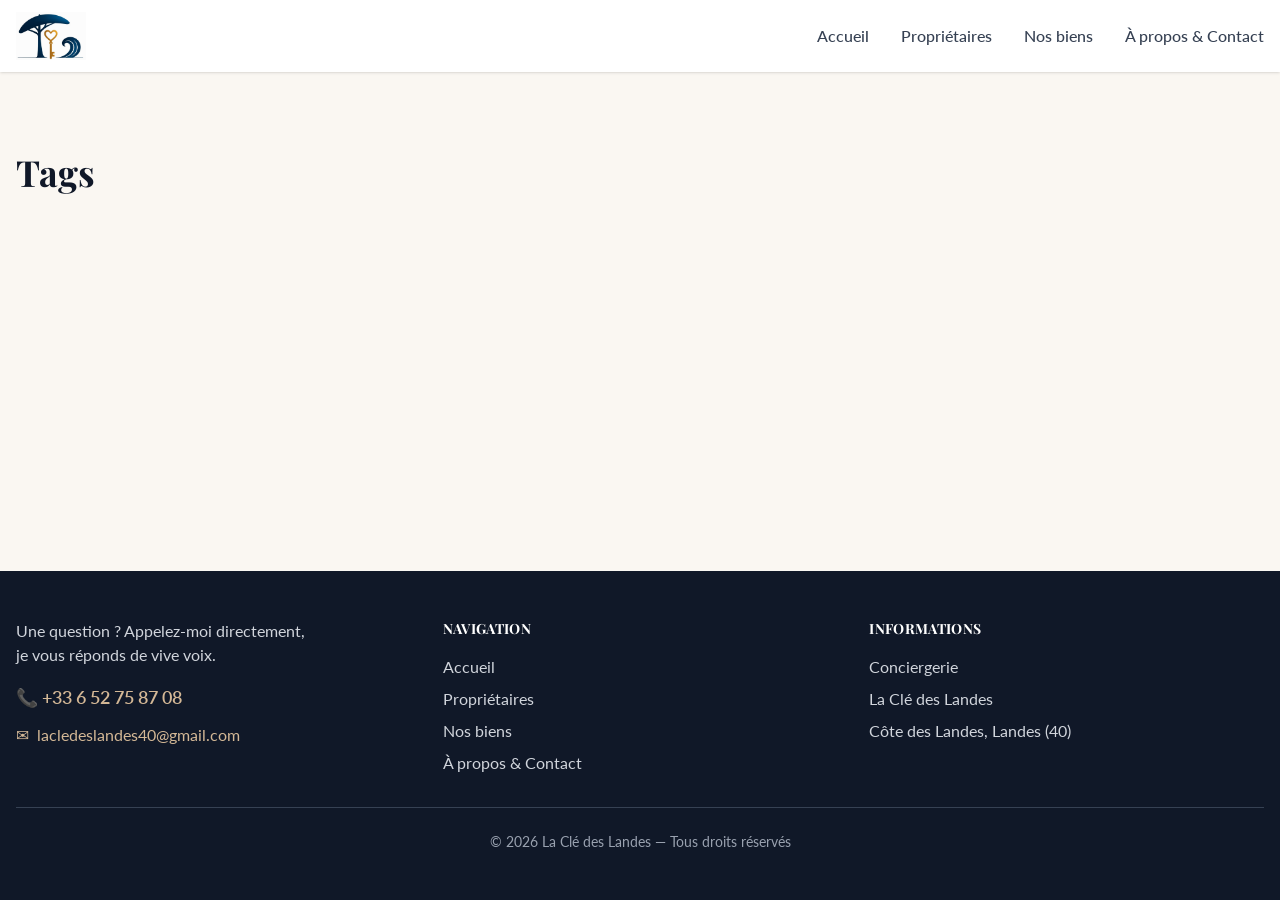
<file: tags/index.html>
<!doctype html><html lang=fr><head><meta charset=utf-8><meta name=viewport content="width=device-width,initial-scale=1"><title>Tags | La Clé des Landes</title><meta name=description content><link rel=canonical href=https://lacledeslandes.fr/tags/><link rel=alternate hreflang=en href=https://lacledeslandes.fr/en/tags/><link rel=alternate hreflang=x-default href=https://lacledeslandes.fr/><meta property="og:title" content="Tags"><meta property="og:description" content><meta property="og:url" content="https://lacledeslandes.fr/tags/"><meta property="og:type" content="website"><meta property="og:image" content="https://lacledeslandes.fr/images/logo.jpeg"><meta name=twitter:card content="summary_large_image"><meta name=twitter:title content="Tags"><meta name=twitter:description content><meta name=twitter:image content="https://lacledeslandes.fr/images/logo.jpeg"><script type=application/ld+json>{"@context":"https://schema.org","@type":"LocalBusiness","name":"La Clé des Landes","description":"Conciergerie locative sur la Côte des Landes (40)","areaServed":"Capbreton - Hossegor - Seignosse - Saubion - Tosse - St Vincent de Tyrosse","telephone":"\u002b33 6 52 75 87 08","url":"https:\/\/lacledeslandes.fr\/"}</script><script async src="https://www.googletagmanager.com/gtag/js?id=G-HBE26YLK4H"></script><script>window.dataLayer=window.dataLayer||[];function gtag(){dataLayer.push(arguments)}gtag("js",new Date),gtag("config","G-HBE26YLK4H")</script><link rel=preconnect href=https://fonts.googleapis.com><link rel=preconnect href=https://fonts.gstatic.com crossorigin><link rel=stylesheet href="https://fonts.googleapis.com/css2?family=Playfair+Display:wght@400;600;700&family=Lato:wght@300;400;700&display=swap"><link rel=stylesheet href=/css/main.de061c573e581b9e134e38e238a14c706eaeb72636ee8bb5dadb16bda36ecab1.css integrity="sha256-3gYcVz5YG54TTjjiOKFMcG6utyY27ou12tsWvaNuyrE=" crossorigin></head><body class="bg-creme text-gray-800 font-sans antialiased flex flex-col min-h-screen"><noscript><iframe src="https://www.googletagmanager.com/ns.html?id=GTM-W2BXLHM7" height=0 width=0 style=display:none;visibility:hidden></iframe></noscript><nav class="bg-white shadow sticky top-0 z-50" role=navigation aria-label="Navigation principale"><div class="container mx-auto px-4 py-3 flex justify-between items-center"><a href=https://lacledeslandes.fr/ class="flex items-center gap-2"><img src=/images/logo.jpeg alt="La Clé des Landes" class="h-12 w-auto"></a><ul class="hidden md:flex gap-8 font-medium"><li><a href=/ class="text-gray-700 hover:text-ocean transition-colors focus:outline-none focus:ring-2 focus:ring-ocean rounded">Accueil</a></li><li><a href=/proprietaires/ class="text-gray-700 hover:text-ocean transition-colors focus:outline-none focus:ring-2 focus:ring-ocean rounded">Propriétaires</a></li><li><a href=/nos-biens/ class="text-gray-700 hover:text-ocean transition-colors focus:outline-none focus:ring-2 focus:ring-ocean rounded">Nos biens</a></li><li><a href=/a-propos-contact/ class="text-gray-700 hover:text-ocean transition-colors focus:outline-none focus:ring-2 focus:ring-ocean rounded">À propos & Contact</a></li></ul><button id=menu-toggle type=button class="md:hidden flex flex-col gap-1.5 p-2 rounded focus:outline-none focus:ring-2 focus:ring-ocean" aria-label="Ouvrir le menu" aria-expanded=false aria-controls=mobile-menu>
<span class="block w-6 h-0.5 bg-gray-700 transition-all"></span>
<span class="block w-6 h-0.5 bg-gray-700 transition-all"></span>
<span class="block w-6 h-0.5 bg-gray-700 transition-all"></span></button></div><div id=mobile-menu class="hidden md:hidden border-t border-gray-100" role=region aria-label="Menu mobile"><ul class="container mx-auto px-4 py-4 flex flex-col gap-4 font-medium"><li><a href=/ class="block py-2 text-gray-700 hover:text-ocean transition-colors focus:outline-none focus:ring-2 focus:ring-ocean rounded">Accueil</a></li><li><a href=/proprietaires/ class="block py-2 text-gray-700 hover:text-ocean transition-colors focus:outline-none focus:ring-2 focus:ring-ocean rounded">Propriétaires</a></li><li><a href=/nos-biens/ class="block py-2 text-gray-700 hover:text-ocean transition-colors focus:outline-none focus:ring-2 focus:ring-ocean rounded">Nos biens</a></li><li><a href=/a-propos-contact/ class="block py-2 text-gray-700 hover:text-ocean transition-colors focus:outline-none focus:ring-2 focus:ring-ocean rounded">À propos & Contact</a></li></ul></div></nav><main class=flex-grow><section class="py-20 bg-creme"><div class="container mx-auto px-4"><h1 class="text-4xl font-bold text-gray-900 mb-8">Tags</h1></div></section></main><footer class="bg-gray-900 text-white py-12 mt-auto"><div class="container mx-auto px-4"><div class="grid grid-cols-1 md:grid-cols-3 gap-8 mb-8"><div><p class="text-gray-300 mb-4">Une question ? Appelez-moi directement,<br>je vous réponds de vive voix.</p><a href=tel:+33%206%2052%2075%2087%2008 class="flex items-center gap-2 text-sable font-semibold text-lg hover:text-white transition-colors focus:outline-none focus:underline mb-3">📞 +33 6 52 75 87 08
</a><a href=mailto:lacledeslandes40@gmail.com target=_blank rel="noopener noreferrer" class="flex items-center gap-2 text-sable hover:text-white transition-colors focus:outline-none focus:underline">✉️ <span class=email-obfuscated data-user=lacledeslandes40 data-domain=gmail.com></span></a></div><div><h3 class="font-bold text-white mb-4 uppercase tracking-wide text-sm">Navigation</h3><ul class="space-y-2 text-gray-300"><li><a href=/ class="hover:text-sable transition-colors">Accueil</a></li><li><a href=/proprietaires/ class="hover:text-sable transition-colors">Propriétaires</a></li><li><a href=/nos-biens/ class="hover:text-sable transition-colors">Nos biens</a></li><li><a href=/a-propos-contact/ class="hover:text-sable transition-colors">À propos & Contact</a></li></ul></div><div><h3 class="font-bold text-white mb-4 uppercase tracking-wide text-sm">Informations</h3><ul class="space-y-2 text-gray-300"><li>Conciergerie</li><li>La Clé des Landes</li><li>Côte des Landes, Landes (40)</li></ul></div></div><div class="border-t border-gray-700 pt-6 text-center text-gray-400 text-sm">&copy; 2026 La Clé des Landes — Tous droits réservés</div></div></footer><script src=/js/menu.js defer></script></body></html>
</file>
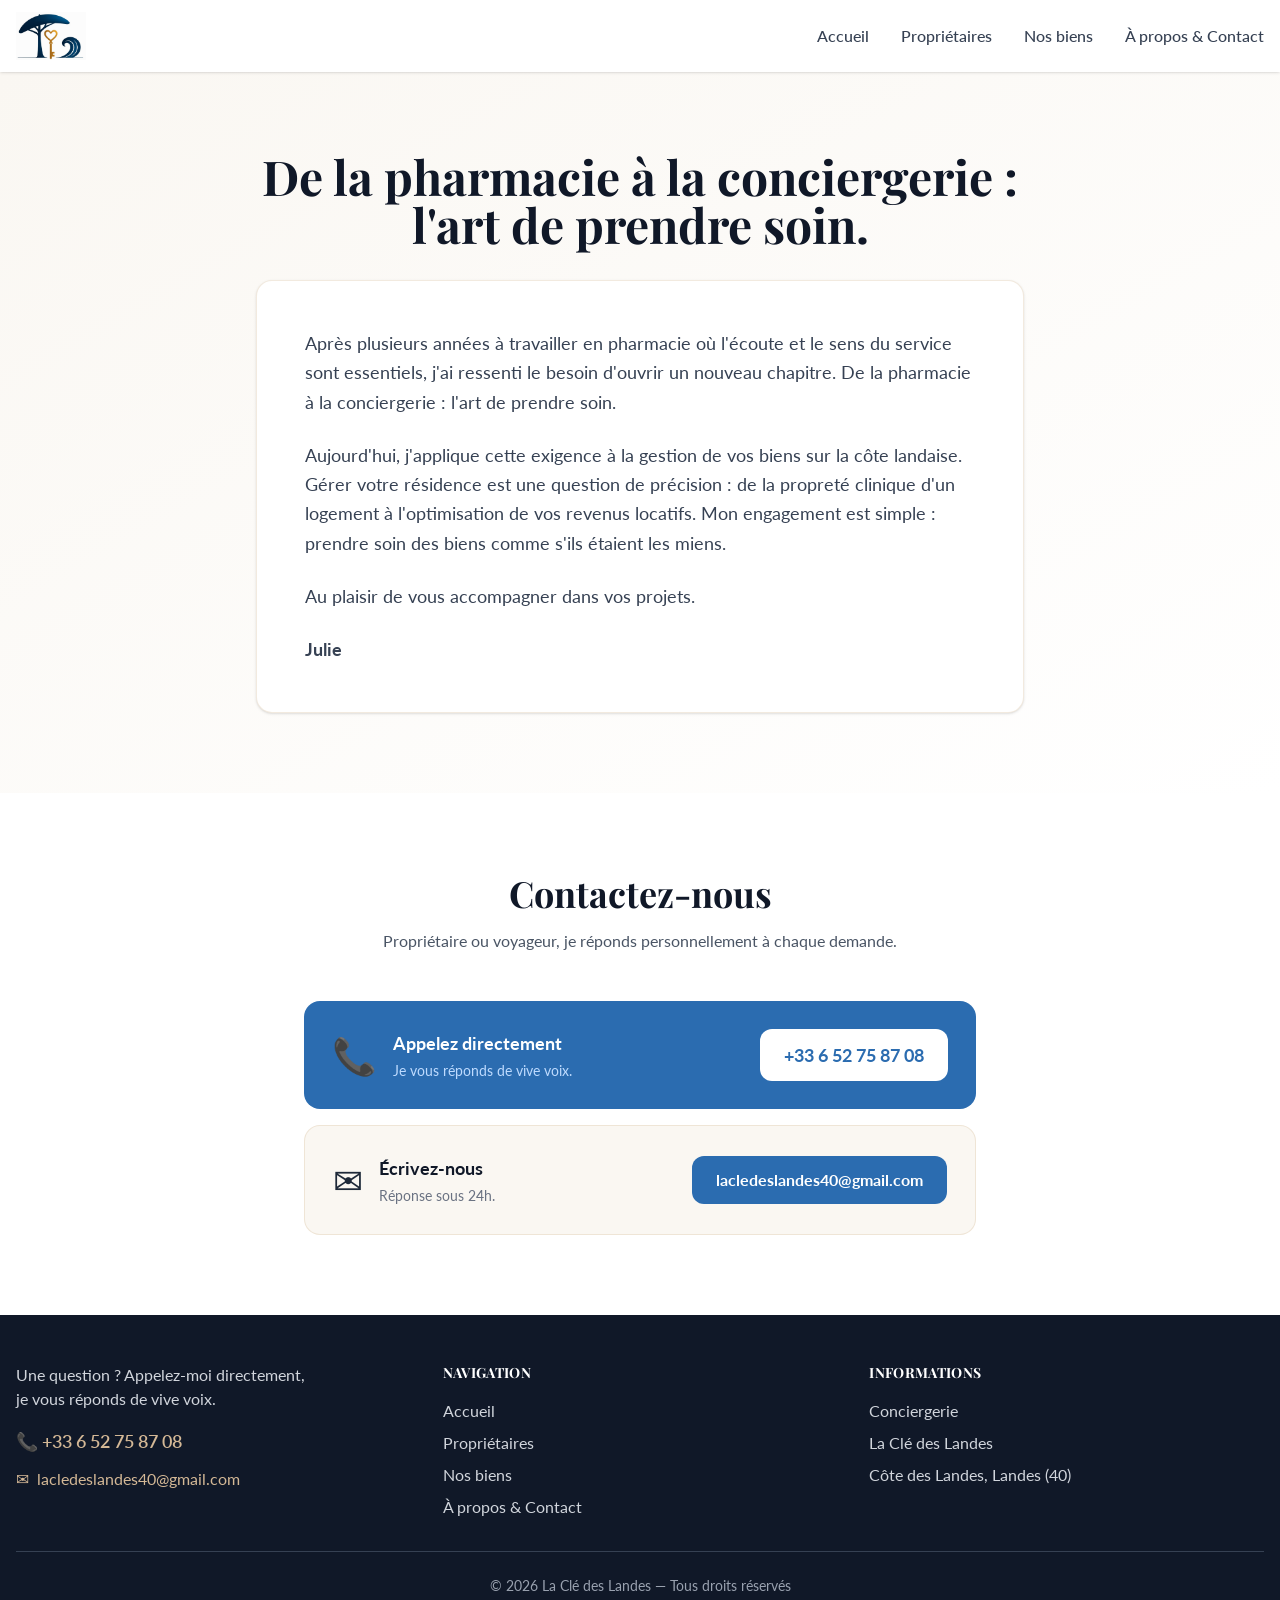
<file: en/a-propos-contact/index.html>
<!doctype html><html lang=en><head><meta charset=utf-8><meta name=viewport content="width=device-width,initial-scale=1"><title>About & Contact | La Clé des Landes</title><meta name=description content="Discover the story of La Clé des Landes and contact us directly for your rental project."><link rel=canonical href=https://lacledeslandes.fr/en/a-propos-contact/><link rel=alternate hreflang=fr href=https://lacledeslandes.fr/a-propos-contact/><link rel=alternate hreflang=x-default href=https://lacledeslandes.fr/><meta property="og:title" content="About & Contact"><meta property="og:description" content="Discover the story of La Clé des Landes and contact us directly for your rental project."><meta property="og:url" content="https://lacledeslandes.fr/en/a-propos-contact/"><meta property="og:type" content="website"><meta property="og:image" content="https://lacledeslandes.fr/images/logo.jpeg"><meta name=twitter:card content="summary_large_image"><meta name=twitter:title content="About & Contact"><meta name=twitter:description content="Discover the story of La Clé des Landes and contact us directly for your rental project."><meta name=twitter:image content="https://lacledeslandes.fr/images/logo.jpeg"><script type=application/ld+json>{"@context":"https://schema.org","@type":"LocalBusiness","name":"La Clé des Landes","description":"Conciergerie locative sur la Côte des Landes (40)","areaServed":"Capbreton - Hossegor - Seignosse - Saubion - Tosse - St Vincent de Tyrosse","telephone":"\u002b33 6 52 75 87 08","url":"https:\/\/lacledeslandes.fr\/"}</script><script async src="https://www.googletagmanager.com/gtag/js?id=G-HBE26YLK4H"></script><script>window.dataLayer=window.dataLayer||[];function gtag(){dataLayer.push(arguments)}gtag("js",new Date),gtag("config","G-HBE26YLK4H")</script><link rel=preconnect href=https://fonts.googleapis.com><link rel=preconnect href=https://fonts.gstatic.com crossorigin><link rel=stylesheet href="https://fonts.googleapis.com/css2?family=Playfair+Display:wght@400;600;700&family=Lato:wght@300;400;700&display=swap"><link rel=stylesheet href=/css/main.de061c573e581b9e134e38e238a14c706eaeb72636ee8bb5dadb16bda36ecab1.css integrity="sha256-3gYcVz5YG54TTjjiOKFMcG6utyY27ou12tsWvaNuyrE=" crossorigin></head><body class="bg-creme text-gray-800 font-sans antialiased flex flex-col min-h-screen"><noscript><iframe src="https://www.googletagmanager.com/ns.html?id=GTM-W2BXLHM7" height=0 width=0 style=display:none;visibility:hidden></iframe></noscript><nav class="bg-white shadow sticky top-0 z-50" role=navigation aria-label="Navigation principale"><div class="container mx-auto px-4 py-3 flex justify-between items-center"><a href=https://lacledeslandes.fr/en/ class="flex items-center gap-2"><img src=/images/logo.jpeg alt="La Clé des Landes" class="h-12 w-auto"></a><ul class="hidden md:flex gap-8 font-medium"><li><a href=/ class="text-gray-700 hover:text-ocean transition-colors focus:outline-none focus:ring-2 focus:ring-ocean rounded">Accueil</a></li><li><a href=/proprietaires/ class="text-gray-700 hover:text-ocean transition-colors focus:outline-none focus:ring-2 focus:ring-ocean rounded">Propriétaires</a></li><li><a href=/nos-biens/ class="text-gray-700 hover:text-ocean transition-colors focus:outline-none focus:ring-2 focus:ring-ocean rounded">Nos biens</a></li><li><a href=/a-propos-contact/ class="text-gray-700 hover:text-ocean transition-colors focus:outline-none focus:ring-2 focus:ring-ocean rounded">À propos & Contact</a></li></ul><button id=menu-toggle type=button class="md:hidden flex flex-col gap-1.5 p-2 rounded focus:outline-none focus:ring-2 focus:ring-ocean" aria-label="Ouvrir le menu" aria-expanded=false aria-controls=mobile-menu>
<span class="block w-6 h-0.5 bg-gray-700 transition-all"></span>
<span class="block w-6 h-0.5 bg-gray-700 transition-all"></span>
<span class="block w-6 h-0.5 bg-gray-700 transition-all"></span></button></div><div id=mobile-menu class="hidden md:hidden border-t border-gray-100" role=region aria-label="Menu mobile"><ul class="container mx-auto px-4 py-4 flex flex-col gap-4 font-medium"><li><a href=/ class="block py-2 text-gray-700 hover:text-ocean transition-colors focus:outline-none focus:ring-2 focus:ring-ocean rounded">Accueil</a></li><li><a href=/proprietaires/ class="block py-2 text-gray-700 hover:text-ocean transition-colors focus:outline-none focus:ring-2 focus:ring-ocean rounded">Propriétaires</a></li><li><a href=/nos-biens/ class="block py-2 text-gray-700 hover:text-ocean transition-colors focus:outline-none focus:ring-2 focus:ring-ocean rounded">Nos biens</a></li><li><a href=/a-propos-contact/ class="block py-2 text-gray-700 hover:text-ocean transition-colors focus:outline-none focus:ring-2 focus:ring-ocean rounded">À propos & Contact</a></li></ul></div></nav><main class=flex-grow><section class="bg-gradient-to-br from-creme to-white py-20"><div class="container mx-auto px-4"><div class="max-w-3xl mx-auto"><h1 class="text-4xl md:text-5xl font-bold text-gray-900 mb-8 text-center">De la pharmacie à la conciergerie :<br class="hidden md:block">l'art de prendre soin.</h1><div class="bg-white rounded-2xl shadow-sm border border-sable/30 p-8 md:p-12"><p class="text-lg leading-relaxed text-gray-700 mb-6">Après plusieurs années à travailler en pharmacie où l'écoute et le sens du service sont essentiels,
j'ai ressenti le besoin d'ouvrir un nouveau chapitre.
De la pharmacie à la conciergerie&nbsp;: l'art de prendre soin.</p><p class="text-lg leading-relaxed text-gray-700">Aujourd'hui, j'applique cette exigence à la gestion de vos biens sur la côte landaise.
Gérer votre résidence est une question de précision&nbsp;: de la propreté clinique d'un logement
à l'optimisation de vos revenus locatifs.
Mon engagement est simple&nbsp;: prendre soin des biens comme s'ils étaient les miens.</p><br><p class="text-lg leading-relaxed text-gray-700">Au plaisir de vous accompagner dans vos projets.</p><br><p class="text-lg font-bold leading-relaxed text-gray-700">Julie</p></div></div></div></section><section class="py-20 bg-white"><div class="container mx-auto px-4"><div class="max-w-2xl mx-auto"><h2 class="text-3xl md:text-4xl font-bold text-gray-900 mb-4 text-center">Contactez-nous</h2><p class="text-center text-gray-600 mb-12">Propriétaire ou voyageur, je réponds personnellement à chaque demande.</p><div class=space-y-4><div class="bg-ocean text-white rounded-2xl p-7 flex flex-col sm:flex-row items-center gap-4"><div class="text-4xl flex-shrink-0">📞</div><div class="text-center sm:text-left flex-grow"><p class="font-bold text-lg mb-1">Appelez directement</p><p class="text-blue-200 text-sm">Je vous réponds de vive voix.</p></div><a href=tel:+33%206%2052%2075%2087%2008 class="flex-shrink-0 bg-white text-ocean px-6 py-3 rounded-xl font-bold text-lg hover:bg-blue-50 transition-colors focus:outline-none focus:ring-2 focus:ring-white focus:ring-offset-ocean focus:ring-offset-2 whitespace-nowrap">+33 6 52 75 87 08</a></div><div class="bg-creme rounded-2xl p-7 border border-sable/30 flex flex-col sm:flex-row items-center gap-4"><div class="text-4xl flex-shrink-0">✉️</div><div class="text-center sm:text-left flex-grow"><p class="font-bold text-gray-900 text-lg mb-1">Écrivez-nous</p><p class="text-gray-500 text-sm">Réponse sous 24h.</p></div><a href=mailto:lacledeslandes40@gmail.com target=_blank rel="noopener noreferrer" class="flex-shrink-0 bg-ocean text-white px-6 py-3 rounded-xl font-bold hover:bg-blue-700 transition-colors focus:outline-none focus:ring-2 focus:ring-ocean focus:ring-offset-2"><span class=email-obfuscated data-user=lacledeslandes40 data-domain=gmail.com></span></a></div></div></div></div></section></main><footer class="bg-gray-900 text-white py-12 mt-auto"><div class="container mx-auto px-4"><div class="grid grid-cols-1 md:grid-cols-3 gap-8 mb-8"><div><p class="text-gray-300 mb-4">Une question ? Appelez-moi directement,<br>je vous réponds de vive voix.</p><a href=tel:+33%206%2052%2075%2087%2008 class="flex items-center gap-2 text-sable font-semibold text-lg hover:text-white transition-colors focus:outline-none focus:underline mb-3">📞 +33 6 52 75 87 08
</a><a href=mailto:lacledeslandes40@gmail.com target=_blank rel="noopener noreferrer" class="flex items-center gap-2 text-sable hover:text-white transition-colors focus:outline-none focus:underline">✉️ <span class=email-obfuscated data-user=lacledeslandes40 data-domain=gmail.com></span></a></div><div><h3 class="font-bold text-white mb-4 uppercase tracking-wide text-sm">Navigation</h3><ul class="space-y-2 text-gray-300"><li><a href=/ class="hover:text-sable transition-colors">Accueil</a></li><li><a href=/proprietaires/ class="hover:text-sable transition-colors">Propriétaires</a></li><li><a href=/nos-biens/ class="hover:text-sable transition-colors">Nos biens</a></li><li><a href=/a-propos-contact/ class="hover:text-sable transition-colors">À propos & Contact</a></li></ul></div><div><h3 class="font-bold text-white mb-4 uppercase tracking-wide text-sm">Informations</h3><ul class="space-y-2 text-gray-300"><li>Conciergerie</li><li>La Clé des Landes</li><li>Côte des Landes, Landes (40)</li></ul></div></div><div class="border-t border-gray-700 pt-6 text-center text-gray-400 text-sm">&copy; 2026 La Clé des Landes — Tous droits réservés</div></div></footer><script src=/js/menu.js defer></script></body></html>
</file>
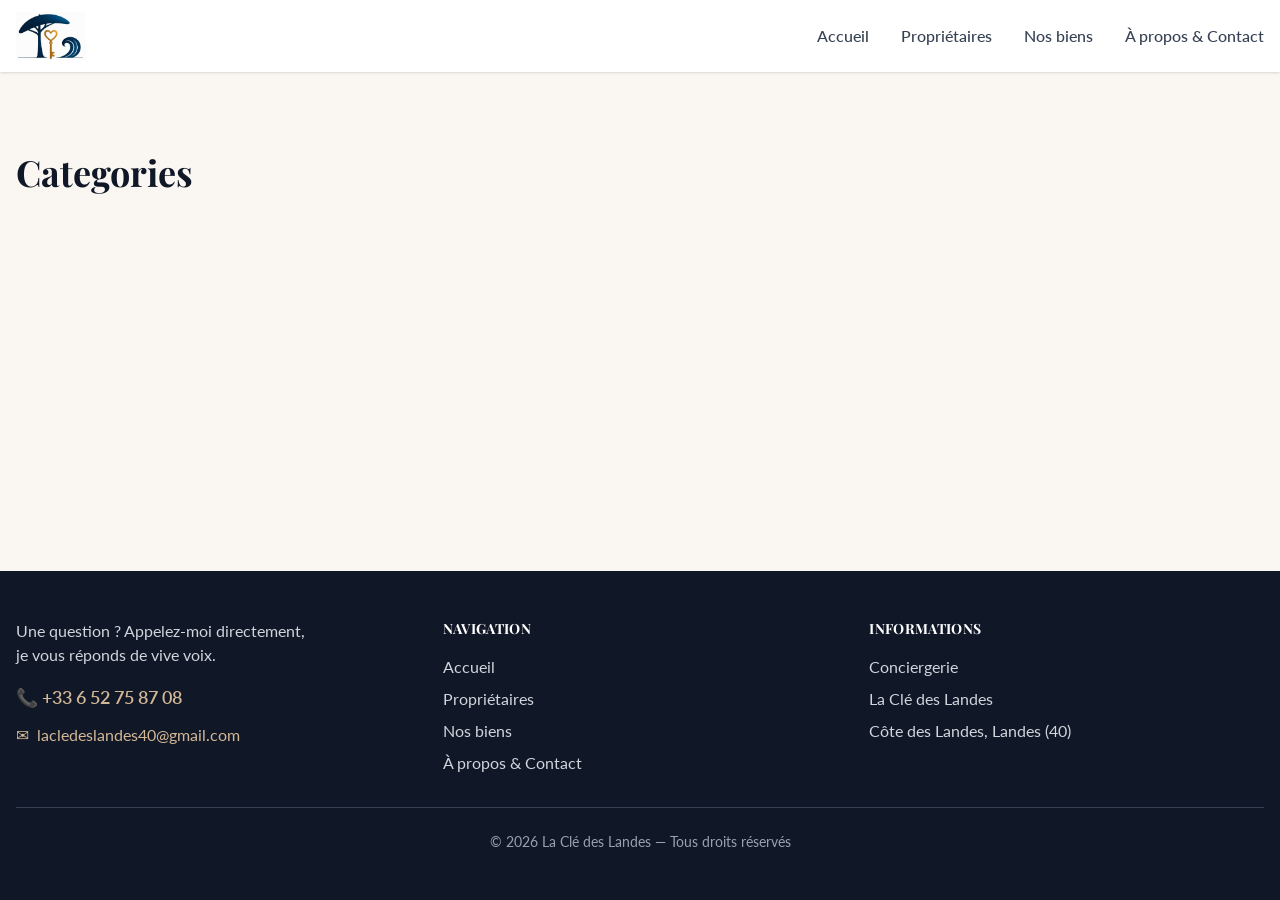
<file: en/categories/index.html>
<!doctype html><html lang=en><head><meta charset=utf-8><meta name=viewport content="width=device-width,initial-scale=1"><title>Categories | La Clé des Landes</title><meta name=description content><link rel=canonical href=https://lacledeslandes.fr/en/categories/><link rel=alternate hreflang=fr href=https://lacledeslandes.fr/categories/><link rel=alternate hreflang=x-default href=https://lacledeslandes.fr/><meta property="og:title" content="Categories"><meta property="og:description" content><meta property="og:url" content="https://lacledeslandes.fr/en/categories/"><meta property="og:type" content="website"><meta property="og:image" content="https://lacledeslandes.fr/images/logo.jpeg"><meta name=twitter:card content="summary_large_image"><meta name=twitter:title content="Categories"><meta name=twitter:description content><meta name=twitter:image content="https://lacledeslandes.fr/images/logo.jpeg"><script type=application/ld+json>{"@context":"https://schema.org","@type":"LocalBusiness","name":"La Clé des Landes","description":"Conciergerie locative sur la Côte des Landes (40)","areaServed":"Capbreton - Hossegor - Seignosse - Saubion - Tosse - St Vincent de Tyrosse","telephone":"\u002b33 6 52 75 87 08","url":"https:\/\/lacledeslandes.fr\/"}</script><script async src="https://www.googletagmanager.com/gtag/js?id=G-HBE26YLK4H"></script><script>window.dataLayer=window.dataLayer||[];function gtag(){dataLayer.push(arguments)}gtag("js",new Date),gtag("config","G-HBE26YLK4H")</script><link rel=preconnect href=https://fonts.googleapis.com><link rel=preconnect href=https://fonts.gstatic.com crossorigin><link rel=stylesheet href="https://fonts.googleapis.com/css2?family=Playfair+Display:wght@400;600;700&family=Lato:wght@300;400;700&display=swap"><link rel=stylesheet href=/css/main.de061c573e581b9e134e38e238a14c706eaeb72636ee8bb5dadb16bda36ecab1.css integrity="sha256-3gYcVz5YG54TTjjiOKFMcG6utyY27ou12tsWvaNuyrE=" crossorigin></head><body class="bg-creme text-gray-800 font-sans antialiased flex flex-col min-h-screen"><noscript><iframe src="https://www.googletagmanager.com/ns.html?id=GTM-W2BXLHM7" height=0 width=0 style=display:none;visibility:hidden></iframe></noscript><nav class="bg-white shadow sticky top-0 z-50" role=navigation aria-label="Navigation principale"><div class="container mx-auto px-4 py-3 flex justify-between items-center"><a href=https://lacledeslandes.fr/en/ class="flex items-center gap-2"><img src=/images/logo.jpeg alt="La Clé des Landes" class="h-12 w-auto"></a><ul class="hidden md:flex gap-8 font-medium"><li><a href=/ class="text-gray-700 hover:text-ocean transition-colors focus:outline-none focus:ring-2 focus:ring-ocean rounded">Accueil</a></li><li><a href=/proprietaires/ class="text-gray-700 hover:text-ocean transition-colors focus:outline-none focus:ring-2 focus:ring-ocean rounded">Propriétaires</a></li><li><a href=/nos-biens/ class="text-gray-700 hover:text-ocean transition-colors focus:outline-none focus:ring-2 focus:ring-ocean rounded">Nos biens</a></li><li><a href=/a-propos-contact/ class="text-gray-700 hover:text-ocean transition-colors focus:outline-none focus:ring-2 focus:ring-ocean rounded">À propos & Contact</a></li></ul><button id=menu-toggle type=button class="md:hidden flex flex-col gap-1.5 p-2 rounded focus:outline-none focus:ring-2 focus:ring-ocean" aria-label="Ouvrir le menu" aria-expanded=false aria-controls=mobile-menu>
<span class="block w-6 h-0.5 bg-gray-700 transition-all"></span>
<span class="block w-6 h-0.5 bg-gray-700 transition-all"></span>
<span class="block w-6 h-0.5 bg-gray-700 transition-all"></span></button></div><div id=mobile-menu class="hidden md:hidden border-t border-gray-100" role=region aria-label="Menu mobile"><ul class="container mx-auto px-4 py-4 flex flex-col gap-4 font-medium"><li><a href=/ class="block py-2 text-gray-700 hover:text-ocean transition-colors focus:outline-none focus:ring-2 focus:ring-ocean rounded">Accueil</a></li><li><a href=/proprietaires/ class="block py-2 text-gray-700 hover:text-ocean transition-colors focus:outline-none focus:ring-2 focus:ring-ocean rounded">Propriétaires</a></li><li><a href=/nos-biens/ class="block py-2 text-gray-700 hover:text-ocean transition-colors focus:outline-none focus:ring-2 focus:ring-ocean rounded">Nos biens</a></li><li><a href=/a-propos-contact/ class="block py-2 text-gray-700 hover:text-ocean transition-colors focus:outline-none focus:ring-2 focus:ring-ocean rounded">À propos & Contact</a></li></ul></div></nav><main class=flex-grow><section class="py-20 bg-creme"><div class="container mx-auto px-4"><h1 class="text-4xl font-bold text-gray-900 mb-8">Categories</h1></div></section></main><footer class="bg-gray-900 text-white py-12 mt-auto"><div class="container mx-auto px-4"><div class="grid grid-cols-1 md:grid-cols-3 gap-8 mb-8"><div><p class="text-gray-300 mb-4">Une question ? Appelez-moi directement,<br>je vous réponds de vive voix.</p><a href=tel:+33%206%2052%2075%2087%2008 class="flex items-center gap-2 text-sable font-semibold text-lg hover:text-white transition-colors focus:outline-none focus:underline mb-3">📞 +33 6 52 75 87 08
</a><a href=mailto:lacledeslandes40@gmail.com target=_blank rel="noopener noreferrer" class="flex items-center gap-2 text-sable hover:text-white transition-colors focus:outline-none focus:underline">✉️ <span class=email-obfuscated data-user=lacledeslandes40 data-domain=gmail.com></span></a></div><div><h3 class="font-bold text-white mb-4 uppercase tracking-wide text-sm">Navigation</h3><ul class="space-y-2 text-gray-300"><li><a href=/ class="hover:text-sable transition-colors">Accueil</a></li><li><a href=/proprietaires/ class="hover:text-sable transition-colors">Propriétaires</a></li><li><a href=/nos-biens/ class="hover:text-sable transition-colors">Nos biens</a></li><li><a href=/a-propos-contact/ class="hover:text-sable transition-colors">À propos & Contact</a></li></ul></div><div><h3 class="font-bold text-white mb-4 uppercase tracking-wide text-sm">Informations</h3><ul class="space-y-2 text-gray-300"><li>Conciergerie</li><li>La Clé des Landes</li><li>Côte des Landes, Landes (40)</li></ul></div></div><div class="border-t border-gray-700 pt-6 text-center text-gray-400 text-sm">&copy; 2026 La Clé des Landes — Tous droits réservés</div></div></footer><script src=/js/menu.js defer></script></body></html>
</file>
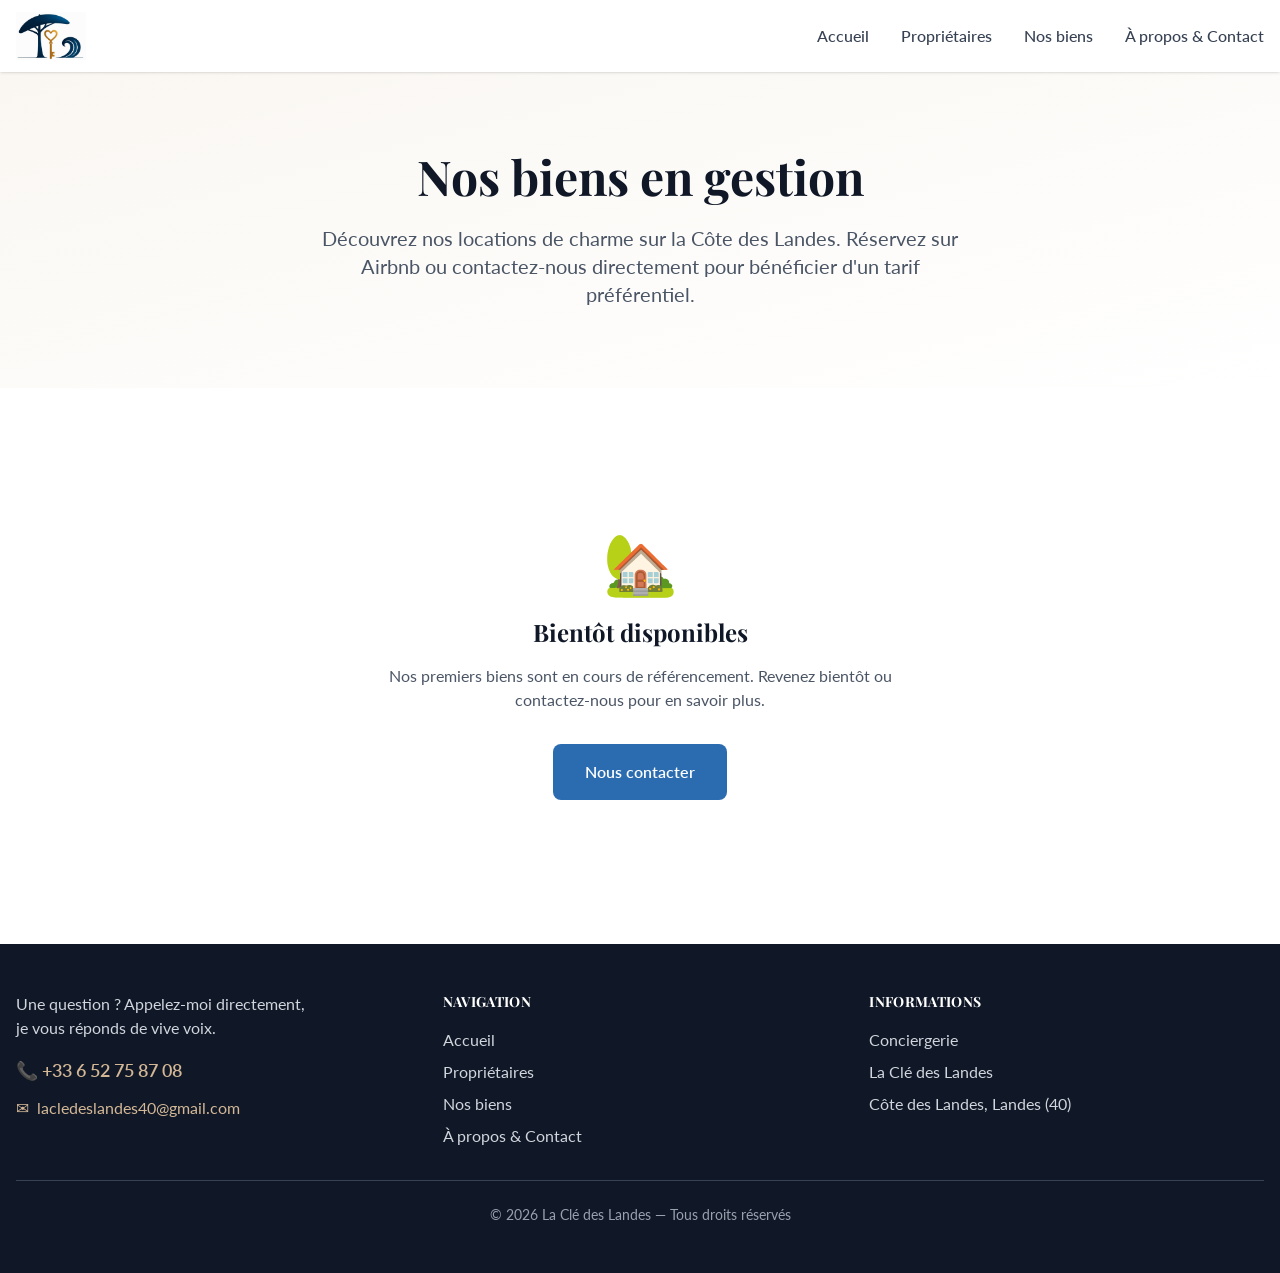
<file: en/nos-biens/index.html>
<!doctype html><html lang=en><head><meta charset=utf-8><meta name=viewport content="width=device-width,initial-scale=1"><title>Our Properties | La Clé des Landes</title><meta name=description content="Discover the properties managed by La Clé des Landes on the Landes Coast."><link rel=canonical href=https://lacledeslandes.fr/en/nos-biens/><link rel=alternate hreflang=fr href=https://lacledeslandes.fr/nos-biens/><link rel=alternate hreflang=x-default href=https://lacledeslandes.fr/><meta property="og:title" content="Our Properties"><meta property="og:description" content="Discover the properties managed by La Clé des Landes on the Landes Coast."><meta property="og:url" content="https://lacledeslandes.fr/en/nos-biens/"><meta property="og:type" content="website"><meta property="og:image" content="https://lacledeslandes.fr/images/logo.jpeg"><meta name=twitter:card content="summary_large_image"><meta name=twitter:title content="Our Properties"><meta name=twitter:description content="Discover the properties managed by La Clé des Landes on the Landes Coast."><meta name=twitter:image content="https://lacledeslandes.fr/images/logo.jpeg"><script type=application/ld+json>{"@context":"https://schema.org","@type":"LocalBusiness","name":"La Clé des Landes","description":"Conciergerie locative sur la Côte des Landes (40)","areaServed":"Capbreton - Hossegor - Seignosse - Saubion - Tosse - St Vincent de Tyrosse","telephone":"\u002b33 6 52 75 87 08","url":"https:\/\/lacledeslandes.fr\/"}</script><script async src="https://www.googletagmanager.com/gtag/js?id=G-HBE26YLK4H"></script><script>window.dataLayer=window.dataLayer||[];function gtag(){dataLayer.push(arguments)}gtag("js",new Date),gtag("config","G-HBE26YLK4H")</script><link rel=preconnect href=https://fonts.googleapis.com><link rel=preconnect href=https://fonts.gstatic.com crossorigin><link rel=stylesheet href="https://fonts.googleapis.com/css2?family=Playfair+Display:wght@400;600;700&family=Lato:wght@300;400;700&display=swap"><link rel=stylesheet href=/css/main.de061c573e581b9e134e38e238a14c706eaeb72636ee8bb5dadb16bda36ecab1.css integrity="sha256-3gYcVz5YG54TTjjiOKFMcG6utyY27ou12tsWvaNuyrE=" crossorigin></head><body class="bg-creme text-gray-800 font-sans antialiased flex flex-col min-h-screen"><noscript><iframe src="https://www.googletagmanager.com/ns.html?id=GTM-W2BXLHM7" height=0 width=0 style=display:none;visibility:hidden></iframe></noscript><nav class="bg-white shadow sticky top-0 z-50" role=navigation aria-label="Navigation principale"><div class="container mx-auto px-4 py-3 flex justify-between items-center"><a href=https://lacledeslandes.fr/en/ class="flex items-center gap-2"><img src=/images/logo.jpeg alt="La Clé des Landes" class="h-12 w-auto"></a><ul class="hidden md:flex gap-8 font-medium"><li><a href=/ class="text-gray-700 hover:text-ocean transition-colors focus:outline-none focus:ring-2 focus:ring-ocean rounded">Accueil</a></li><li><a href=/proprietaires/ class="text-gray-700 hover:text-ocean transition-colors focus:outline-none focus:ring-2 focus:ring-ocean rounded">Propriétaires</a></li><li><a href=/nos-biens/ class="text-gray-700 hover:text-ocean transition-colors focus:outline-none focus:ring-2 focus:ring-ocean rounded">Nos biens</a></li><li><a href=/a-propos-contact/ class="text-gray-700 hover:text-ocean transition-colors focus:outline-none focus:ring-2 focus:ring-ocean rounded">À propos & Contact</a></li></ul><button id=menu-toggle type=button class="md:hidden flex flex-col gap-1.5 p-2 rounded focus:outline-none focus:ring-2 focus:ring-ocean" aria-label="Ouvrir le menu" aria-expanded=false aria-controls=mobile-menu>
<span class="block w-6 h-0.5 bg-gray-700 transition-all"></span>
<span class="block w-6 h-0.5 bg-gray-700 transition-all"></span>
<span class="block w-6 h-0.5 bg-gray-700 transition-all"></span></button></div><div id=mobile-menu class="hidden md:hidden border-t border-gray-100" role=region aria-label="Menu mobile"><ul class="container mx-auto px-4 py-4 flex flex-col gap-4 font-medium"><li><a href=/ class="block py-2 text-gray-700 hover:text-ocean transition-colors focus:outline-none focus:ring-2 focus:ring-ocean rounded">Accueil</a></li><li><a href=/proprietaires/ class="block py-2 text-gray-700 hover:text-ocean transition-colors focus:outline-none focus:ring-2 focus:ring-ocean rounded">Propriétaires</a></li><li><a href=/nos-biens/ class="block py-2 text-gray-700 hover:text-ocean transition-colors focus:outline-none focus:ring-2 focus:ring-ocean rounded">Nos biens</a></li><li><a href=/a-propos-contact/ class="block py-2 text-gray-700 hover:text-ocean transition-colors focus:outline-none focus:ring-2 focus:ring-ocean rounded">À propos & Contact</a></li></ul></div></nav><main class=flex-grow><section class="bg-gradient-to-br from-creme to-white py-20"><div class="container mx-auto px-4 text-center"><h1 class="text-4xl md:text-5xl font-bold text-gray-900 mb-6">Nos biens en gestion</h1><p class="text-xl text-gray-600 max-w-2xl mx-auto">Découvrez nos locations de charme sur la Côte des Landes.
Réservez sur Airbnb ou contactez-nous directement pour bénéficier d'un tarif préférentiel.</p></div></section><section class="py-16 bg-white"><div class="container mx-auto px-4"><div class="text-center py-20 max-w-lg mx-auto"><div class="text-6xl mb-6">🏡</div><h2 class="text-2xl font-bold text-gray-900 mb-4">Bientôt disponibles</h2><p class="text-gray-600 mb-8">Nos premiers biens sont en cours de référencement.
Revenez bientôt ou contactez-nous pour en savoir plus.</p><a href=/a-propos-contact/ class="inline-flex items-center justify-center bg-ocean text-white px-8 py-4 rounded-lg font-semibold hover:bg-blue-700 transition-colors">Nous contacter</a></div></div></section></main><footer class="bg-gray-900 text-white py-12 mt-auto"><div class="container mx-auto px-4"><div class="grid grid-cols-1 md:grid-cols-3 gap-8 mb-8"><div><p class="text-gray-300 mb-4">Une question ? Appelez-moi directement,<br>je vous réponds de vive voix.</p><a href=tel:+33%206%2052%2075%2087%2008 class="flex items-center gap-2 text-sable font-semibold text-lg hover:text-white transition-colors focus:outline-none focus:underline mb-3">📞 +33 6 52 75 87 08
</a><a href=mailto:lacledeslandes40@gmail.com target=_blank rel="noopener noreferrer" class="flex items-center gap-2 text-sable hover:text-white transition-colors focus:outline-none focus:underline">✉️ <span class=email-obfuscated data-user=lacledeslandes40 data-domain=gmail.com></span></a></div><div><h3 class="font-bold text-white mb-4 uppercase tracking-wide text-sm">Navigation</h3><ul class="space-y-2 text-gray-300"><li><a href=/ class="hover:text-sable transition-colors">Accueil</a></li><li><a href=/proprietaires/ class="hover:text-sable transition-colors">Propriétaires</a></li><li><a href=/nos-biens/ class="hover:text-sable transition-colors">Nos biens</a></li><li><a href=/a-propos-contact/ class="hover:text-sable transition-colors">À propos & Contact</a></li></ul></div><div><h3 class="font-bold text-white mb-4 uppercase tracking-wide text-sm">Informations</h3><ul class="space-y-2 text-gray-300"><li>Conciergerie</li><li>La Clé des Landes</li><li>Côte des Landes, Landes (40)</li></ul></div></div><div class="border-t border-gray-700 pt-6 text-center text-gray-400 text-sm">&copy; 2026 La Clé des Landes — Tous droits réservés</div></div></footer><script src=/js/menu.js defer></script></body></html>
</file>
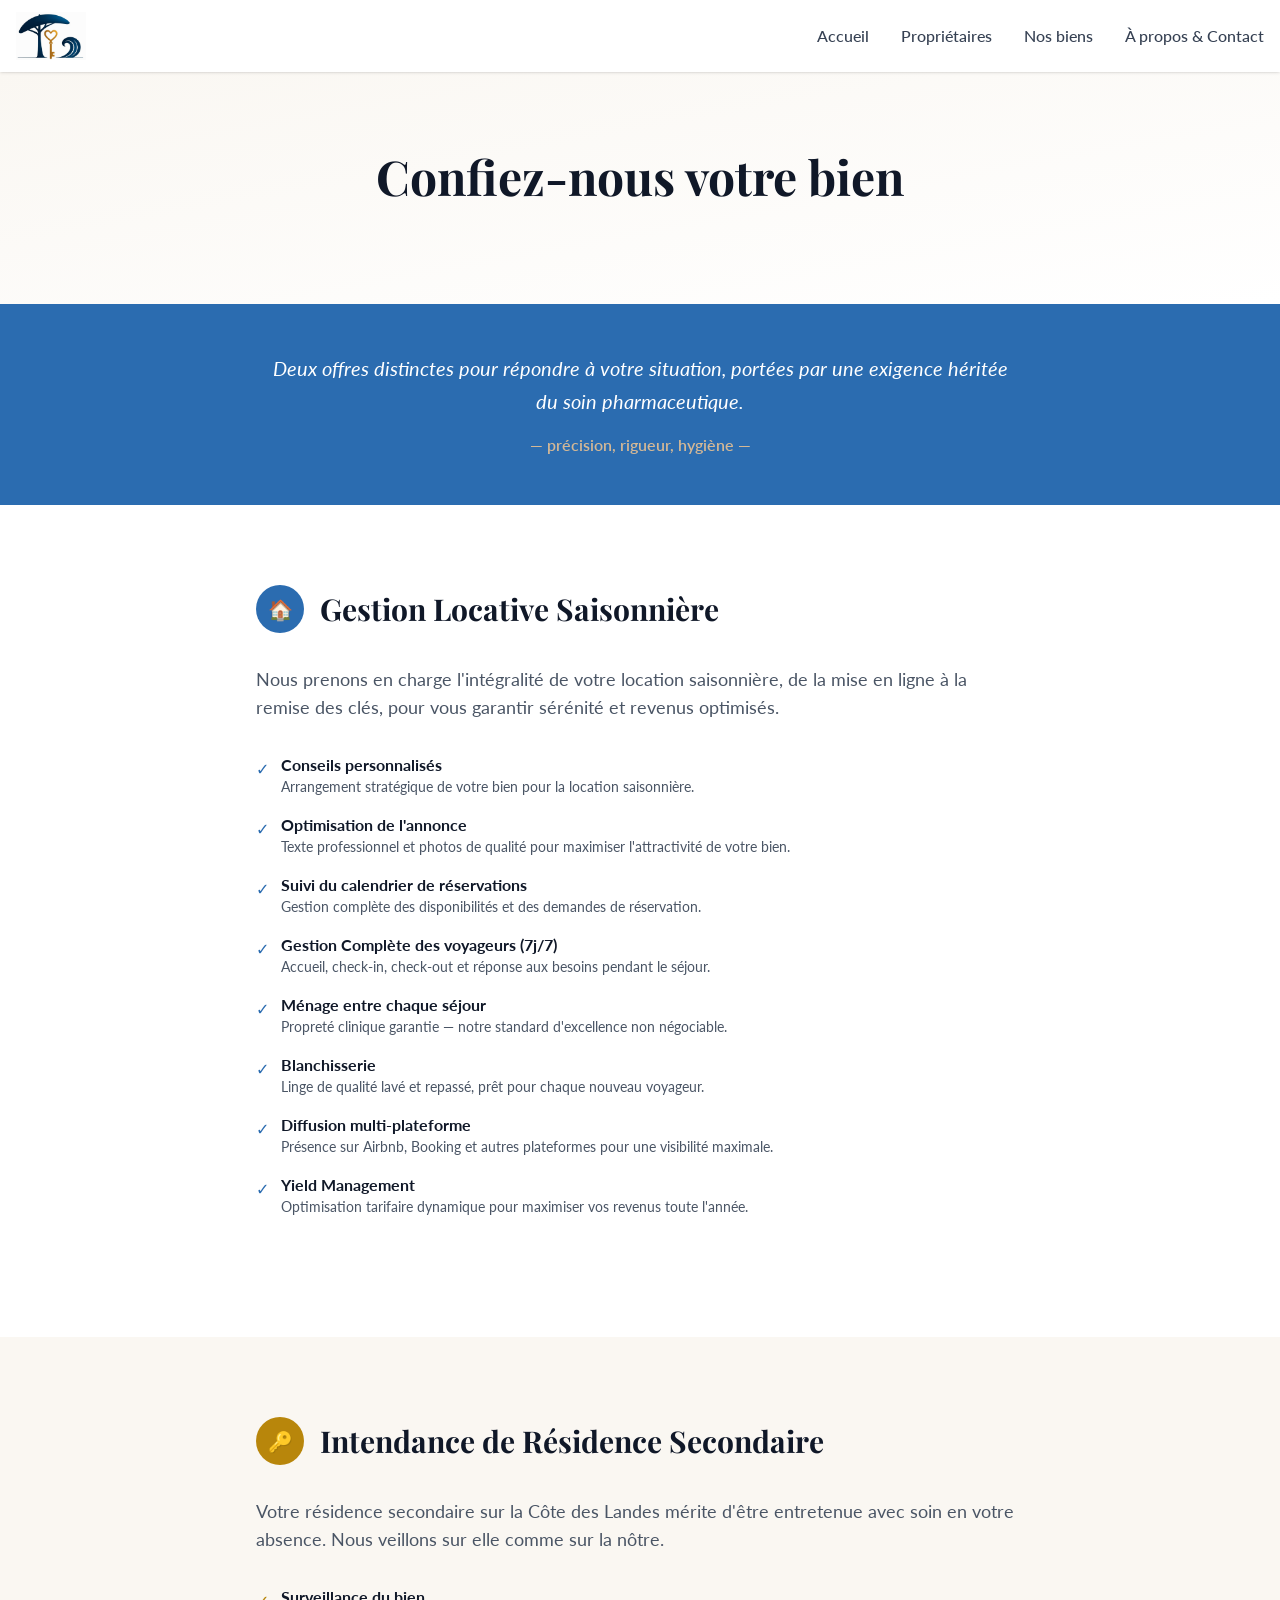
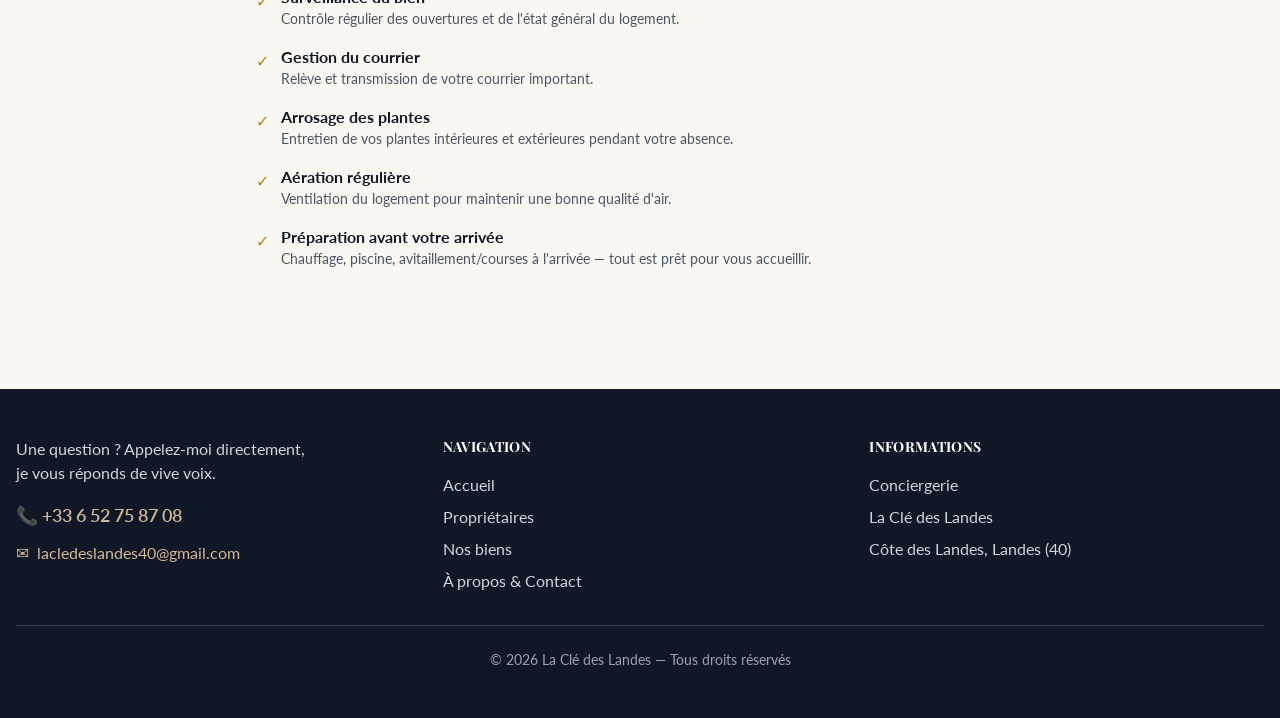
<file: en/proprietaires/index.html>
<!doctype html><html lang=en><head><meta charset=utf-8><meta name=viewport content="width=device-width,initial-scale=1"><title>Owners | La Clé des Landes</title><meta name=description content="Entrust your property to La Clé des Landes: seasonal rental management and second home caretaking on the Landes Coast."><link rel=canonical href=https://lacledeslandes.fr/en/proprietaires/><link rel=alternate hreflang=fr href=https://lacledeslandes.fr/proprietaires/><link rel=alternate hreflang=x-default href=https://lacledeslandes.fr/><meta property="og:title" content="Owners"><meta property="og:description" content="Entrust your property to La Clé des Landes: seasonal rental management and second home caretaking on the Landes Coast."><meta property="og:url" content="https://lacledeslandes.fr/en/proprietaires/"><meta property="og:type" content="website"><meta property="og:image" content="https://lacledeslandes.fr/images/logo.jpeg"><meta name=twitter:card content="summary_large_image"><meta name=twitter:title content="Owners"><meta name=twitter:description content="Entrust your property to La Clé des Landes: seasonal rental management and second home caretaking on the Landes Coast."><meta name=twitter:image content="https://lacledeslandes.fr/images/logo.jpeg"><script type=application/ld+json>{"@context":"https://schema.org","@type":"LocalBusiness","name":"La Clé des Landes","description":"Conciergerie locative sur la Côte des Landes (40)","areaServed":"Capbreton - Hossegor - Seignosse - Saubion - Tosse - St Vincent de Tyrosse","telephone":"\u002b33 6 52 75 87 08","url":"https:\/\/lacledeslandes.fr\/"}</script><script async src="https://www.googletagmanager.com/gtag/js?id=G-HBE26YLK4H"></script><script>window.dataLayer=window.dataLayer||[];function gtag(){dataLayer.push(arguments)}gtag("js",new Date),gtag("config","G-HBE26YLK4H")</script><link rel=preconnect href=https://fonts.googleapis.com><link rel=preconnect href=https://fonts.gstatic.com crossorigin><link rel=stylesheet href="https://fonts.googleapis.com/css2?family=Playfair+Display:wght@400;600;700&family=Lato:wght@300;400;700&display=swap"><link rel=stylesheet href=/css/main.de061c573e581b9e134e38e238a14c706eaeb72636ee8bb5dadb16bda36ecab1.css integrity="sha256-3gYcVz5YG54TTjjiOKFMcG6utyY27ou12tsWvaNuyrE=" crossorigin></head><body class="bg-creme text-gray-800 font-sans antialiased flex flex-col min-h-screen"><noscript><iframe src="https://www.googletagmanager.com/ns.html?id=GTM-W2BXLHM7" height=0 width=0 style=display:none;visibility:hidden></iframe></noscript><nav class="bg-white shadow sticky top-0 z-50" role=navigation aria-label="Navigation principale"><div class="container mx-auto px-4 py-3 flex justify-between items-center"><a href=https://lacledeslandes.fr/en/ class="flex items-center gap-2"><img src=/images/logo.jpeg alt="La Clé des Landes" class="h-12 w-auto"></a><ul class="hidden md:flex gap-8 font-medium"><li><a href=/ class="text-gray-700 hover:text-ocean transition-colors focus:outline-none focus:ring-2 focus:ring-ocean rounded">Accueil</a></li><li><a href=/proprietaires/ class="text-gray-700 hover:text-ocean transition-colors focus:outline-none focus:ring-2 focus:ring-ocean rounded">Propriétaires</a></li><li><a href=/nos-biens/ class="text-gray-700 hover:text-ocean transition-colors focus:outline-none focus:ring-2 focus:ring-ocean rounded">Nos biens</a></li><li><a href=/a-propos-contact/ class="text-gray-700 hover:text-ocean transition-colors focus:outline-none focus:ring-2 focus:ring-ocean rounded">À propos & Contact</a></li></ul><button id=menu-toggle type=button class="md:hidden flex flex-col gap-1.5 p-2 rounded focus:outline-none focus:ring-2 focus:ring-ocean" aria-label="Ouvrir le menu" aria-expanded=false aria-controls=mobile-menu>
<span class="block w-6 h-0.5 bg-gray-700 transition-all"></span>
<span class="block w-6 h-0.5 bg-gray-700 transition-all"></span>
<span class="block w-6 h-0.5 bg-gray-700 transition-all"></span></button></div><div id=mobile-menu class="hidden md:hidden border-t border-gray-100" role=region aria-label="Menu mobile"><ul class="container mx-auto px-4 py-4 flex flex-col gap-4 font-medium"><li><a href=/ class="block py-2 text-gray-700 hover:text-ocean transition-colors focus:outline-none focus:ring-2 focus:ring-ocean rounded">Accueil</a></li><li><a href=/proprietaires/ class="block py-2 text-gray-700 hover:text-ocean transition-colors focus:outline-none focus:ring-2 focus:ring-ocean rounded">Propriétaires</a></li><li><a href=/nos-biens/ class="block py-2 text-gray-700 hover:text-ocean transition-colors focus:outline-none focus:ring-2 focus:ring-ocean rounded">Nos biens</a></li><li><a href=/a-propos-contact/ class="block py-2 text-gray-700 hover:text-ocean transition-colors focus:outline-none focus:ring-2 focus:ring-ocean rounded">À propos & Contact</a></li></ul></div></nav><main class=flex-grow><section class="bg-gradient-to-br from-creme to-white py-20"><div class="container mx-auto px-4 text-center"><h1 class="text-4xl md:text-5xl font-bold text-gray-900 mb-6">Confiez-nous votre bien</h1></div></section><section class="py-12 bg-ocean text-white"><div class="container mx-auto px-4 text-center max-w-3xl"><p class="text-lg md:text-xl italic leading-relaxed">Deux offres distinctes pour répondre à votre situation, portées par une exigence
héritée du soin pharmaceutique.</p><p class="mt-4 font-semibold text-sable">— précision, rigueur, hygiène —</p></div></section><section class="py-20 bg-white"><div class="container mx-auto px-4"><div class="max-w-3xl mx-auto"><div class="flex items-center gap-4 mb-8"><div class="w-12 h-12 bg-ocean rounded-full flex items-center justify-center text-white text-xl flex-shrink-0">🏠</div><h2 class="text-3xl font-bold text-gray-900">Gestion Locative Saisonnière</h2></div><p class="text-gray-600 text-lg mb-8">Nous prenons en charge l'intégralité de votre location saisonnière,
de la mise en ligne à la remise des clés, pour vous garantir sérénité
et revenus optimisés.</p><ul class="space-y-4 mb-10"><li class="flex items-start gap-3"><span class="text-ocean mt-1 flex-shrink-0">✓</span><div><strong class=text-gray-900>Conseils personnalisés</strong><p class="text-gray-600 text-sm">Arrangement stratégique de votre bien pour la location saisonnière.</p></div></li><li class="flex items-start gap-3"><span class="text-ocean mt-1 flex-shrink-0">✓</span><div><strong class=text-gray-900>Optimisation de l'annonce</strong><p class="text-gray-600 text-sm">Texte professionnel et photos de qualité pour maximiser l'attractivité de votre bien.</p></div></li><li class="flex items-start gap-3"><span class="text-ocean mt-1 flex-shrink-0">✓</span><div><strong class=text-gray-900>Suivi du calendrier de réservations</strong><p class="text-gray-600 text-sm">Gestion complète des disponibilités et des demandes de réservation.</p></div></li><li class="flex items-start gap-3"><span class="text-ocean mt-1 flex-shrink-0">✓</span><div><strong class=text-gray-900>Gestion Complète des voyageurs (7j/7)</strong><p class="text-gray-600 text-sm">Accueil, check-in, check-out et réponse aux besoins pendant le séjour.</p></div></li><li class="flex items-start gap-3"><span class="text-ocean mt-1 flex-shrink-0">✓</span><div><strong class=text-gray-900>Ménage entre chaque séjour</strong><p class="text-gray-600 text-sm">Propreté clinique garantie — notre standard d'excellence non négociable.</p></div></li><li class="flex items-start gap-3"><span class="text-ocean mt-1 flex-shrink-0">✓</span><div><strong class=text-gray-900>Blanchisserie</strong><p class="text-gray-600 text-sm">Linge de qualité lavé et repassé, prêt pour chaque nouveau voyageur.</p></div></li><li class="flex items-start gap-3"><span class="text-ocean mt-1 flex-shrink-0">✓</span><div><strong class=text-gray-900>Diffusion multi-plateforme</strong><p class="text-gray-600 text-sm">Présence sur Airbnb, Booking et autres plateformes pour une visibilité maximale.</p></div></li><li class="flex items-start gap-3"><span class="text-ocean mt-1 flex-shrink-0">✓</span><div><strong class=text-gray-900>Yield Management</strong><p class="text-gray-600 text-sm">Optimisation tarifaire dynamique pour maximiser vos revenus toute l'année.</p></div></li></ul></div></div></section><section class="py-20 bg-creme"><div class="container mx-auto px-4"><div class="max-w-3xl mx-auto"><div class="flex items-center gap-4 mb-8"><div class="w-12 h-12 bg-foret rounded-full flex items-center justify-center text-white text-xl flex-shrink-0">🔑</div><h2 class="text-3xl font-bold text-gray-900">Intendance de Résidence Secondaire</h2></div><p class="text-gray-600 text-lg mb-8">Votre résidence secondaire sur la Côte des Landes mérite d'être entretenue
avec soin en votre absence. Nous veillons sur elle comme sur la nôtre.</p><ul class="space-y-4 mb-10"><li class="flex items-start gap-3"><span class="text-foret mt-1 flex-shrink-0">✓</span><div><strong class=text-gray-900>Surveillance du bien</strong><p class="text-gray-600 text-sm">Contrôle régulier des ouvertures et de l'état général du logement.</p></div></li><li class="flex items-start gap-3"><span class="text-foret mt-1 flex-shrink-0">✓</span><div><strong class=text-gray-900>Gestion du courrier</strong><p class="text-gray-600 text-sm">Relève et transmission de votre courrier important.</p></div></li><li class="flex items-start gap-3"><span class="text-foret mt-1 flex-shrink-0">✓</span><div><strong class=text-gray-900>Arrosage des plantes</strong><p class="text-gray-600 text-sm">Entretien de vos plantes intérieures et extérieures pendant votre absence.</p></div></li><li class="flex items-start gap-3"><span class="text-foret mt-1 flex-shrink-0">✓</span><div><strong class=text-gray-900>Aération régulière</strong><p class="text-gray-600 text-sm">Ventilation du logement pour maintenir une bonne qualité d'air.</p></div></li><li class="flex items-start gap-3"><span class="text-foret mt-1 flex-shrink-0">✓</span><div><strong class=text-gray-900>Préparation avant votre arrivée</strong><p class="text-gray-600 text-sm">Chauffage, piscine, avitaillement/courses à l'arrivée — tout est prêt pour vous accueillir.</p></div></li></ul></div></div></section></main><footer class="bg-gray-900 text-white py-12 mt-auto"><div class="container mx-auto px-4"><div class="grid grid-cols-1 md:grid-cols-3 gap-8 mb-8"><div><p class="text-gray-300 mb-4">Une question ? Appelez-moi directement,<br>je vous réponds de vive voix.</p><a href=tel:+33%206%2052%2075%2087%2008 class="flex items-center gap-2 text-sable font-semibold text-lg hover:text-white transition-colors focus:outline-none focus:underline mb-3">📞 +33 6 52 75 87 08
</a><a href=mailto:lacledeslandes40@gmail.com target=_blank rel="noopener noreferrer" class="flex items-center gap-2 text-sable hover:text-white transition-colors focus:outline-none focus:underline">✉️ <span class=email-obfuscated data-user=lacledeslandes40 data-domain=gmail.com></span></a></div><div><h3 class="font-bold text-white mb-4 uppercase tracking-wide text-sm">Navigation</h3><ul class="space-y-2 text-gray-300"><li><a href=/ class="hover:text-sable transition-colors">Accueil</a></li><li><a href=/proprietaires/ class="hover:text-sable transition-colors">Propriétaires</a></li><li><a href=/nos-biens/ class="hover:text-sable transition-colors">Nos biens</a></li><li><a href=/a-propos-contact/ class="hover:text-sable transition-colors">À propos & Contact</a></li></ul></div><div><h3 class="font-bold text-white mb-4 uppercase tracking-wide text-sm">Informations</h3><ul class="space-y-2 text-gray-300"><li>Conciergerie</li><li>La Clé des Landes</li><li>Côte des Landes, Landes (40)</li></ul></div></div><div class="border-t border-gray-700 pt-6 text-center text-gray-400 text-sm">&copy; 2026 La Clé des Landes — Tous droits réservés</div></div></footer><script src=/js/menu.js defer></script></body></html>
</file>
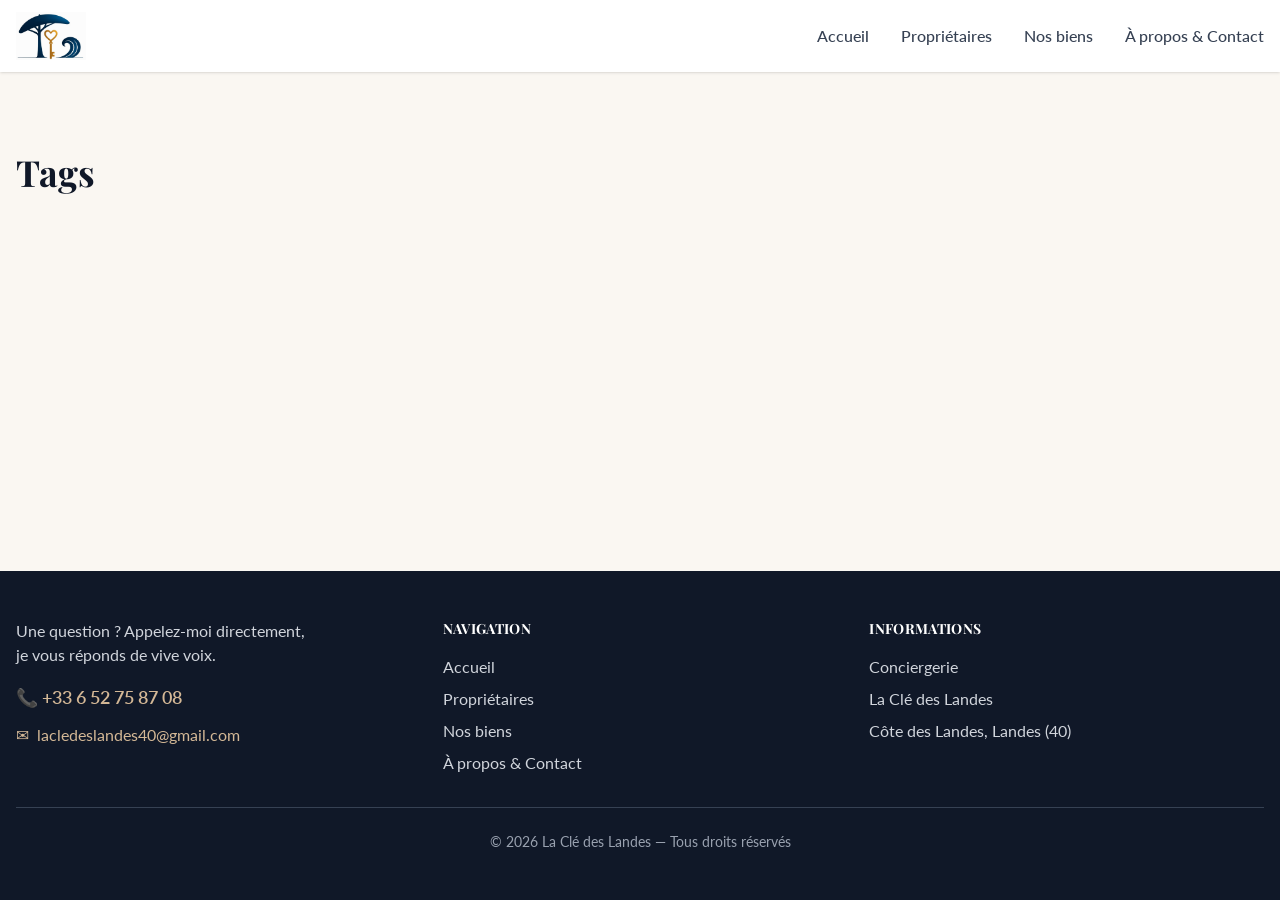
<file: en/tags/index.html>
<!doctype html><html lang=en><head><meta charset=utf-8><meta name=viewport content="width=device-width,initial-scale=1"><title>Tags | La Clé des Landes</title><meta name=description content><link rel=canonical href=https://lacledeslandes.fr/en/tags/><link rel=alternate hreflang=fr href=https://lacledeslandes.fr/tags/><link rel=alternate hreflang=x-default href=https://lacledeslandes.fr/><meta property="og:title" content="Tags"><meta property="og:description" content><meta property="og:url" content="https://lacledeslandes.fr/en/tags/"><meta property="og:type" content="website"><meta property="og:image" content="https://lacledeslandes.fr/images/logo.jpeg"><meta name=twitter:card content="summary_large_image"><meta name=twitter:title content="Tags"><meta name=twitter:description content><meta name=twitter:image content="https://lacledeslandes.fr/images/logo.jpeg"><script type=application/ld+json>{"@context":"https://schema.org","@type":"LocalBusiness","name":"La Clé des Landes","description":"Conciergerie locative sur la Côte des Landes (40)","areaServed":"Capbreton - Hossegor - Seignosse - Saubion - Tosse - St Vincent de Tyrosse","telephone":"\u002b33 6 52 75 87 08","url":"https:\/\/lacledeslandes.fr\/"}</script><script async src="https://www.googletagmanager.com/gtag/js?id=G-HBE26YLK4H"></script><script>window.dataLayer=window.dataLayer||[];function gtag(){dataLayer.push(arguments)}gtag("js",new Date),gtag("config","G-HBE26YLK4H")</script><link rel=preconnect href=https://fonts.googleapis.com><link rel=preconnect href=https://fonts.gstatic.com crossorigin><link rel=stylesheet href="https://fonts.googleapis.com/css2?family=Playfair+Display:wght@400;600;700&family=Lato:wght@300;400;700&display=swap"><link rel=stylesheet href=/css/main.de061c573e581b9e134e38e238a14c706eaeb72636ee8bb5dadb16bda36ecab1.css integrity="sha256-3gYcVz5YG54TTjjiOKFMcG6utyY27ou12tsWvaNuyrE=" crossorigin></head><body class="bg-creme text-gray-800 font-sans antialiased flex flex-col min-h-screen"><noscript><iframe src="https://www.googletagmanager.com/ns.html?id=GTM-W2BXLHM7" height=0 width=0 style=display:none;visibility:hidden></iframe></noscript><nav class="bg-white shadow sticky top-0 z-50" role=navigation aria-label="Navigation principale"><div class="container mx-auto px-4 py-3 flex justify-between items-center"><a href=https://lacledeslandes.fr/en/ class="flex items-center gap-2"><img src=/images/logo.jpeg alt="La Clé des Landes" class="h-12 w-auto"></a><ul class="hidden md:flex gap-8 font-medium"><li><a href=/ class="text-gray-700 hover:text-ocean transition-colors focus:outline-none focus:ring-2 focus:ring-ocean rounded">Accueil</a></li><li><a href=/proprietaires/ class="text-gray-700 hover:text-ocean transition-colors focus:outline-none focus:ring-2 focus:ring-ocean rounded">Propriétaires</a></li><li><a href=/nos-biens/ class="text-gray-700 hover:text-ocean transition-colors focus:outline-none focus:ring-2 focus:ring-ocean rounded">Nos biens</a></li><li><a href=/a-propos-contact/ class="text-gray-700 hover:text-ocean transition-colors focus:outline-none focus:ring-2 focus:ring-ocean rounded">À propos & Contact</a></li></ul><button id=menu-toggle type=button class="md:hidden flex flex-col gap-1.5 p-2 rounded focus:outline-none focus:ring-2 focus:ring-ocean" aria-label="Ouvrir le menu" aria-expanded=false aria-controls=mobile-menu>
<span class="block w-6 h-0.5 bg-gray-700 transition-all"></span>
<span class="block w-6 h-0.5 bg-gray-700 transition-all"></span>
<span class="block w-6 h-0.5 bg-gray-700 transition-all"></span></button></div><div id=mobile-menu class="hidden md:hidden border-t border-gray-100" role=region aria-label="Menu mobile"><ul class="container mx-auto px-4 py-4 flex flex-col gap-4 font-medium"><li><a href=/ class="block py-2 text-gray-700 hover:text-ocean transition-colors focus:outline-none focus:ring-2 focus:ring-ocean rounded">Accueil</a></li><li><a href=/proprietaires/ class="block py-2 text-gray-700 hover:text-ocean transition-colors focus:outline-none focus:ring-2 focus:ring-ocean rounded">Propriétaires</a></li><li><a href=/nos-biens/ class="block py-2 text-gray-700 hover:text-ocean transition-colors focus:outline-none focus:ring-2 focus:ring-ocean rounded">Nos biens</a></li><li><a href=/a-propos-contact/ class="block py-2 text-gray-700 hover:text-ocean transition-colors focus:outline-none focus:ring-2 focus:ring-ocean rounded">À propos & Contact</a></li></ul></div></nav><main class=flex-grow><section class="py-20 bg-creme"><div class="container mx-auto px-4"><h1 class="text-4xl font-bold text-gray-900 mb-8">Tags</h1></div></section></main><footer class="bg-gray-900 text-white py-12 mt-auto"><div class="container mx-auto px-4"><div class="grid grid-cols-1 md:grid-cols-3 gap-8 mb-8"><div><p class="text-gray-300 mb-4">Une question ? Appelez-moi directement,<br>je vous réponds de vive voix.</p><a href=tel:+33%206%2052%2075%2087%2008 class="flex items-center gap-2 text-sable font-semibold text-lg hover:text-white transition-colors focus:outline-none focus:underline mb-3">📞 +33 6 52 75 87 08
</a><a href=mailto:lacledeslandes40@gmail.com target=_blank rel="noopener noreferrer" class="flex items-center gap-2 text-sable hover:text-white transition-colors focus:outline-none focus:underline">✉️ <span class=email-obfuscated data-user=lacledeslandes40 data-domain=gmail.com></span></a></div><div><h3 class="font-bold text-white mb-4 uppercase tracking-wide text-sm">Navigation</h3><ul class="space-y-2 text-gray-300"><li><a href=/ class="hover:text-sable transition-colors">Accueil</a></li><li><a href=/proprietaires/ class="hover:text-sable transition-colors">Propriétaires</a></li><li><a href=/nos-biens/ class="hover:text-sable transition-colors">Nos biens</a></li><li><a href=/a-propos-contact/ class="hover:text-sable transition-colors">À propos & Contact</a></li></ul></div><div><h3 class="font-bold text-white mb-4 uppercase tracking-wide text-sm">Informations</h3><ul class="space-y-2 text-gray-300"><li>Conciergerie</li><li>La Clé des Landes</li><li>Côte des Landes, Landes (40)</li></ul></div></div><div class="border-t border-gray-700 pt-6 text-center text-gray-400 text-sm">&copy; 2026 La Clé des Landes — Tous droits réservés</div></div></footer><script src=/js/menu.js defer></script></body></html>
</file>
